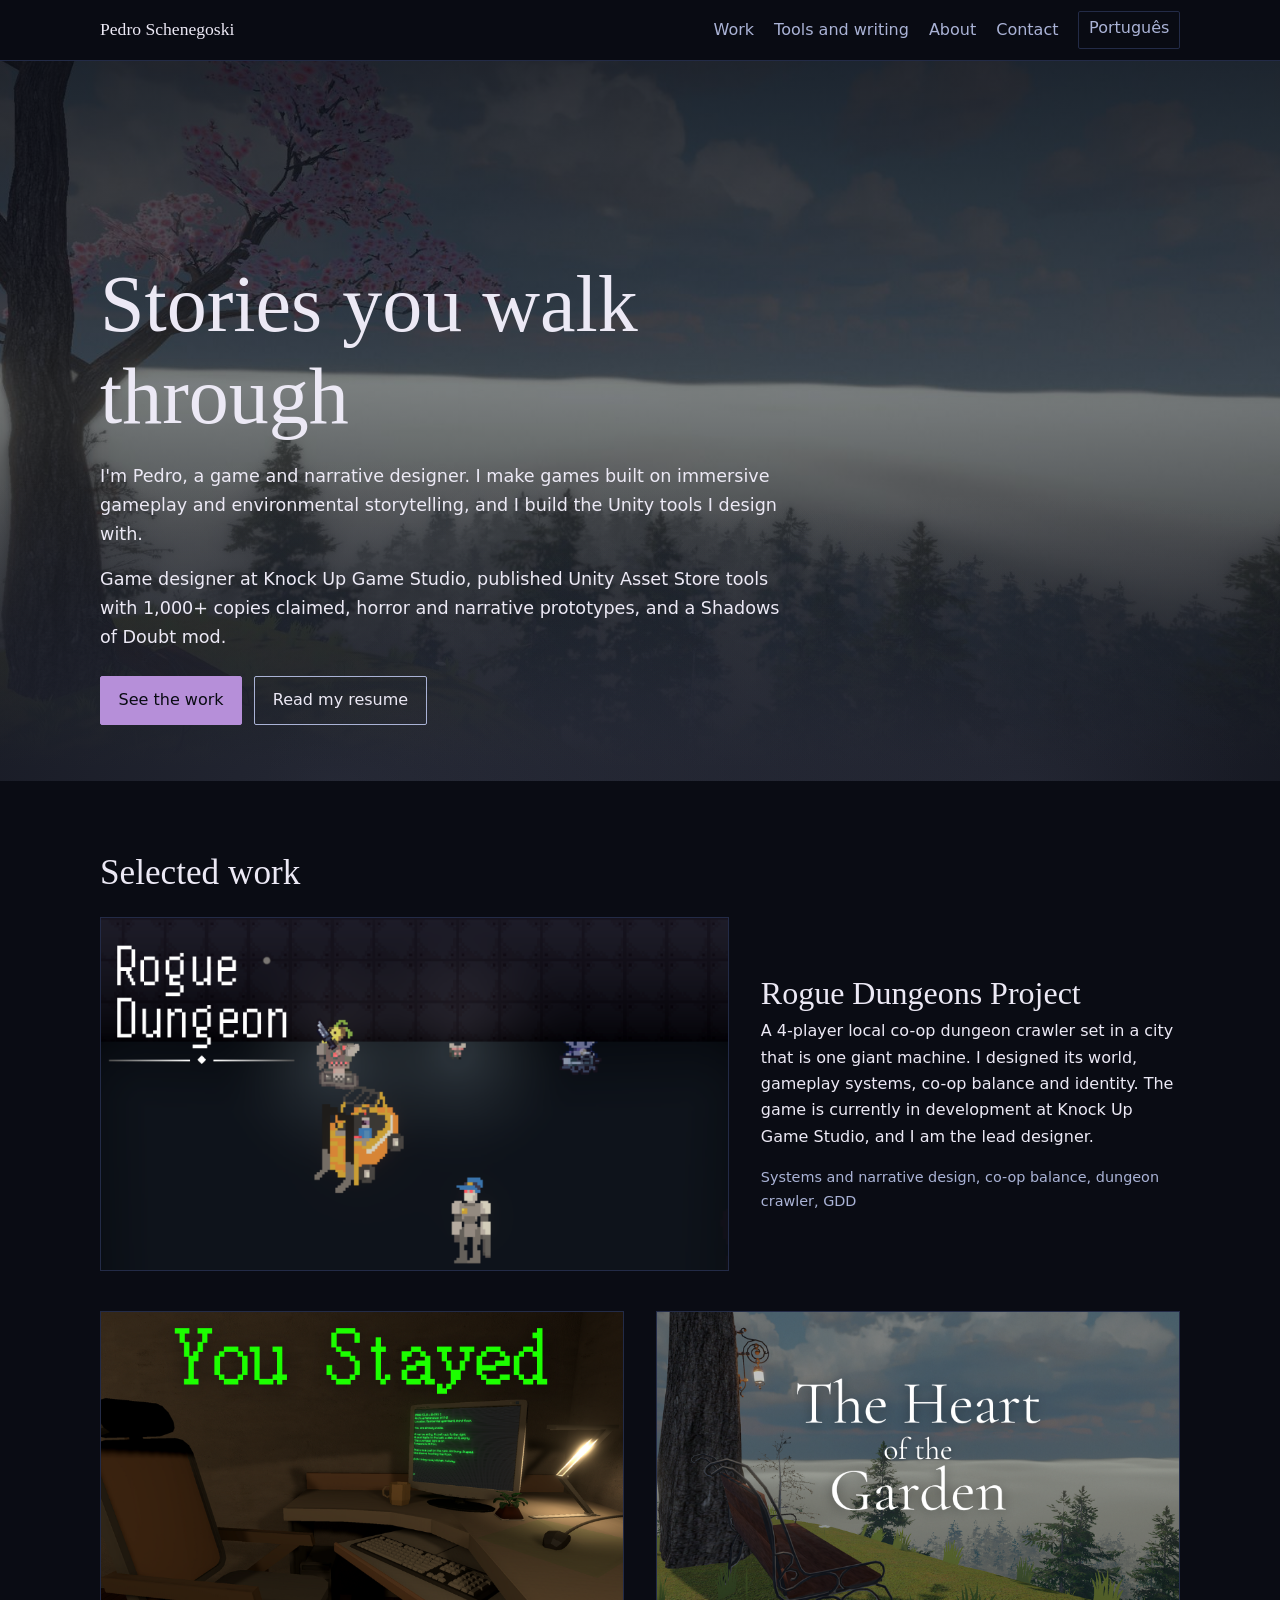
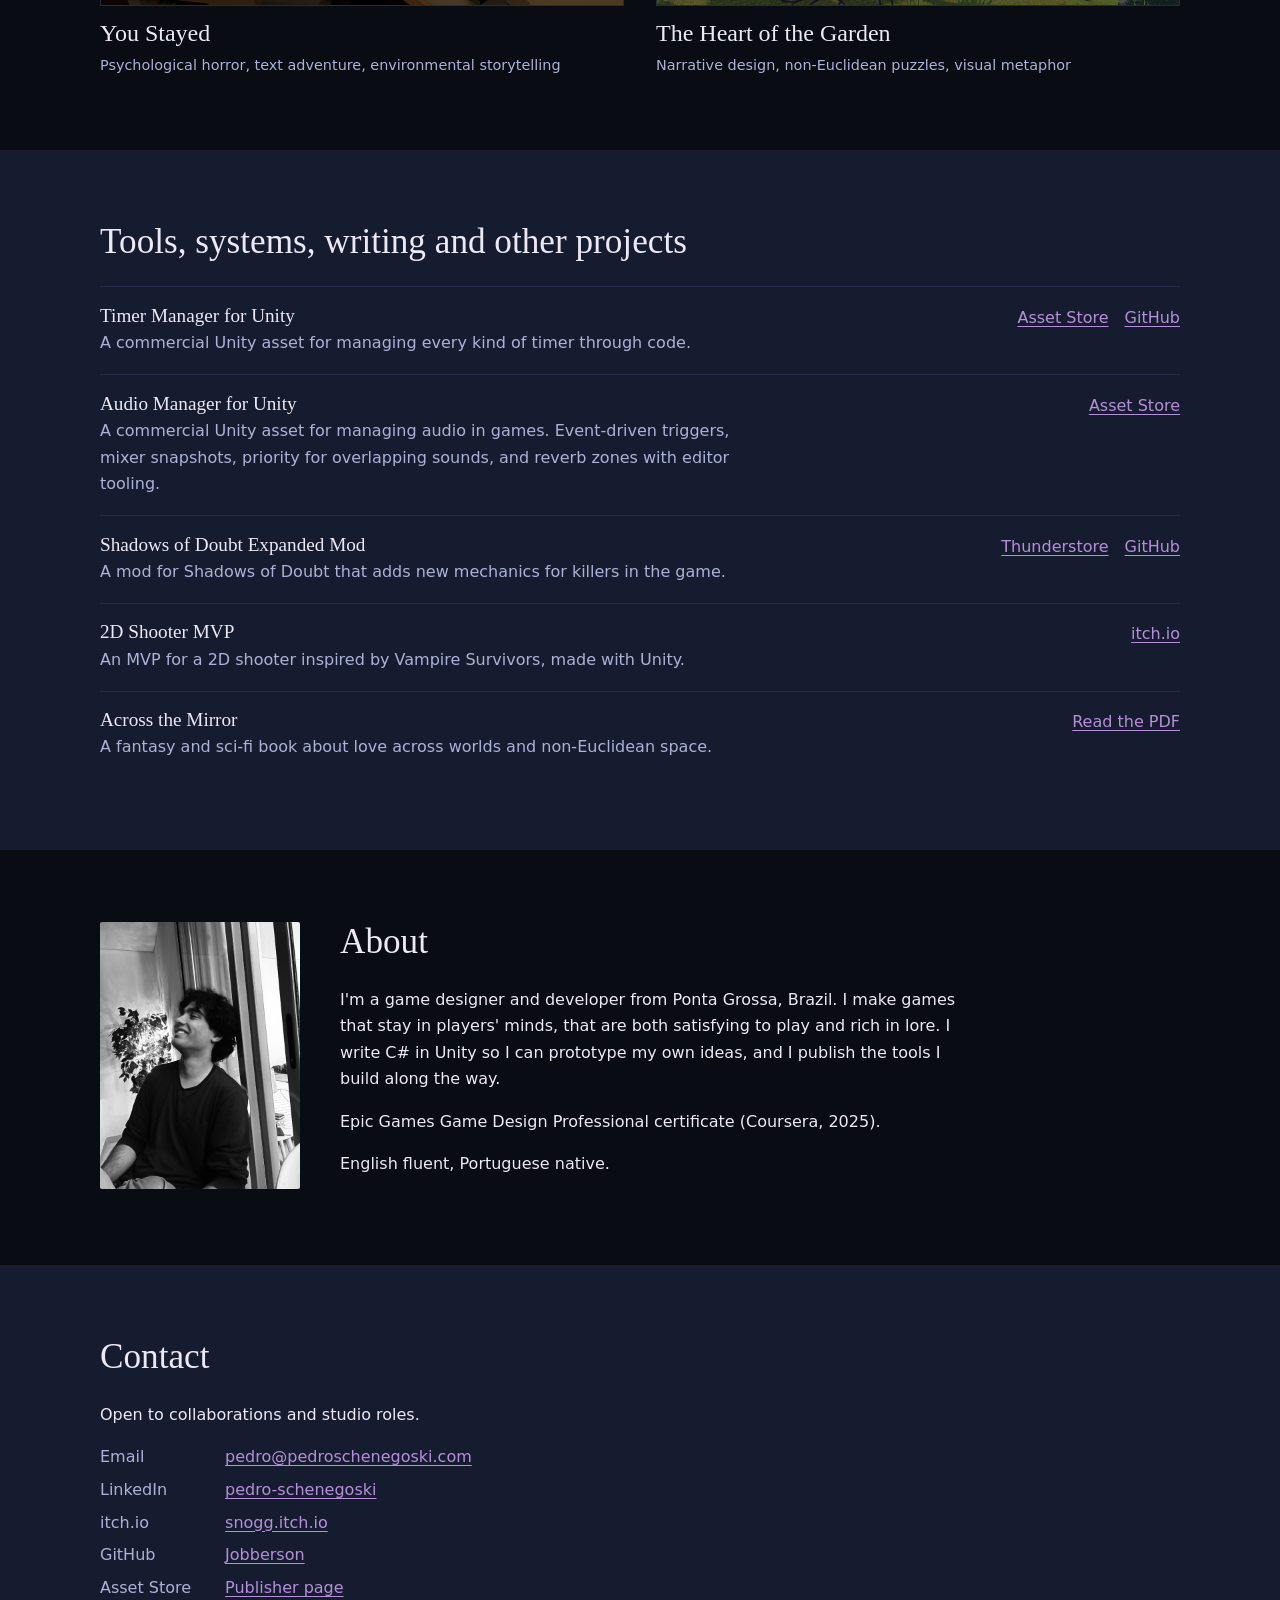
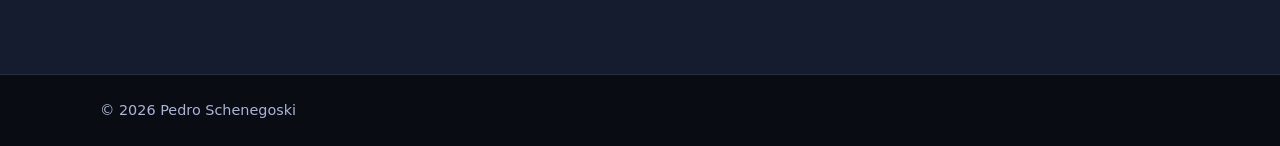
<file: index.html>
<!doctype html>
<html lang="en">
  <head>
    <meta charset="utf-8" />
    <meta name="viewport" content="width=device-width, initial-scale=1" />
    <meta
      http-equiv="Content-Security-Policy"
      content="default-src 'self'; img-src 'self' https: data:; style-src 'self'; object-src 'none'; base-uri 'self'"
    />
    <title>Pedro Schenegoski | Game and narrative designer</title>
    <meta
      name="description"
      content="Pedro Schenegoski designs games: environmental storytelling, atmospheric games, and the Unity tools to prototype them."
    />
    <meta name="theme-color" content="#0a0c14" />
    <link rel="canonical" href="https://pedroschenegoski.com/" />
    <link rel="icon" href="img/favicon.png" />
    <meta
      property="og:title"
      content="Pedro Schenegoski | Game and narrative designer"
    />
    <meta
      property="og:description"
      content="Atmospheric games, design documents, and Unity tools."
    />
    <meta property="og:type" content="website" />
    <meta property="og:url" content="https://pedroschenegoski.com/" />
    <meta
      property="og:image"
      content="https://pedroschenegoski.com/img/og.jpg"
    />
    <meta name="twitter:card" content="summary_large_image" />
    <meta property="og:locale" content="en_US" />
    <link rel="alternate" hreflang="en" href="https://pedroschenegoski.com/" />
    <link
      rel="alternate"
      hreflang="pt-BR"
      href="https://pedroschenegoski.com/pt/"
    />
    <link
      rel="alternate"
      hreflang="x-default"
      href="https://pedroschenegoski.com/"
    />
    <link rel="stylesheet" href="css/styles.css" />
    <script type="application/ld+json">
      {
        "@context": "https://schema.org",
        "@type": "Person",
        "name": "Pedro Schenegoski",
        "jobTitle": "Game and narrative designer",
        "url": "https://pedroschenegoski.com/",
        "sameAs": [
          "https://github.com/Jobberson",
          "https://snogg.itch.io/",
          "https://www.linkedin.com/in/pedro-schenegoski-ab0a92258/"
        ]
      }
    </script>
  </head>
  <body>
    <a class="skip" href="#main">Skip to content</a>
    <header class="top">
      <div class="wrap">
        <a class="brand" href="#top">Pedro Schenegoski</a>
        <nav aria-label="Primary">
          <a href="#work">Work</a><a href="#tools">Tools and writing</a>
          <a href="#about">About</a><a href="#contact">Contact</a>
          <a class="lang" href="pt/index.html" hreflang="pt-BR" lang="pt-BR"
            >Português</a
          >
        </nav>
      </div>
    </header>

    <main id="main">
      <div class="hero" id="top">
        <div class="wrap">
          <h1>Stories you walk through</h1>
          <p>
            I'm Pedro, a game and narrative designer. I make games built on
            immersive gameplay and environmental storytelling, and I build the
            Unity tools I design with.
          </p>
          <p class="proof">
            Game designer at Knock Up Game Studio, published Unity Asset Store
            tools with 1,000+ copies claimed, horror and narrative prototypes, and a Shadows of Doubt mod.
          </p>
          <div class="cta">
            <a class="btn main" href="#work">See the work</a
            ><a class="btn" href="pdfs/resume.pdf">Read my resume</a>
          </div>
        </div>
      </div>

      <section id="work">
        <div class="wrap">
          <h2>Selected work</h2>
          <div class="work">
            <a class="case lead" href="rogue-dungeons.html">
              <div class="shot">
                <img
                  src="img/rogue-card.png"
                  width="1660"
                  height="934"
                  alt="Pixel-art combat scene in the dark: an orange robot chassis shoots at enemies while two plant-headed robots and a blue-capped robot stand around it"
                  loading="lazy"
                />
              </div>
              <div>
                <h3>Rogue Dungeons Project</h3>
                <p>
                  A 4-player local co-op dungeon crawler set in a city that is
                  one giant machine. I designed its world, gameplay systems,
                  co-op balance and identity. The game is currently in
                  development at Knock Up Game Studio, and I am the lead
                  designer.
                </p>
                <p class="tags">
                  Systems and narrative design, co-op balance, dungeon crawler,
                  GDD
                </p>
              </div>
            </a>
            <a class="case" href="you-stayed.html">
              <div class="shot">
                <img
                  src="img/youStayed-card.png"
                  width="960"
                  height="445"
                  alt="A desk with a lit lamp and a computer showing green terminal text, under the title You Stayed"
                  loading="lazy"
                />
              </div>
              <h3>You Stayed</h3>
              <p class="tags">
                Psychological horror, text adventure, environmental storytelling
              </p>
            </a>
            <a class="case" href="heart-of-the-garden.html">
              <div class="shot">
                <img
                  src="img/tHotG-card.png"
                  width="960"
                  height="445"
                  alt="A tree trunk with a lamp and a bench on a grassy hill above a bank of fog, under the title The Heart of the Garden"
                  loading="lazy"
                />
              </div>
              <h3>The Heart of the Garden</h3>
              <p class="tags">
                Narrative design, non-Euclidean puzzles, visual metaphor
              </p>
            </a>
          </div>
        </div>
      </section>

      <section class="fog" id="tools">
        <div class="wrap">
          <h2>Tools, systems, writing and other projects</h2>
          <ul class="rows">
            <li>
              <div>
                <h3>Timer Manager for Unity</h3>
                <p>
                  A commercial Unity asset for managing every kind of timer
                  through code.
                </p>
              </div>
              <div class="links">
                <a
                  href="https://assetstore.unity.com/packages/tools/utilities/snog-s-timer-manager-344238"
                  target="_blank"
                  rel="noopener noreferrer"
                  >Asset Store</a
                ><a
                  href="https://github.com/Jobberson/Timer-Manager"
                  target="_blank"
                  rel="noopener noreferrer"
                  >GitHub</a
                >
              </div>
            </li>
            <li>
              <div>
                <h3>Audio Manager for Unity</h3>
                <p>
                  A commercial Unity asset for managing audio in games.
                  Event-driven triggers, mixer snapshots, priority for
                  overlapping sounds, and reverb zones with editor tooling.
                </p>
              </div>
              <div class="links">
                <a
                  href="https://assetstore.unity.com/packages/package/343636"
                  target="_blank"
                  rel="noopener noreferrer"
                  >Asset Store</a
                >
              </div>
            </li>
            <li>
              <div>
                <h3>Shadows of Doubt Expanded Mod</h3>
                <p>
                  A mod for Shadows of Doubt that adds new mechanics for killers
                  in the game.
                </p>
              </div>
              <div class="links">
                <a
                  href="https://thunderstore.io/c/shadows-of-doubt/p/SnogGames/ShadowsOfDoubtExpanded/"
                  target="_blank"
                  rel="noopener noreferrer"
                  >Thunderstore</a
                >
                <a
                  href="https://github.com/Jobberson/Shadows-Of-Doubt-Expanded"
                  target="_blank"
                  rel="noopener noreferrer"
                  >GitHub</a
                >
              </div>
            </li>
            <li>
              <div>
                <h3>2D Shooter MVP</h3>
                <p>
                  An MVP for a 2D shooter inspired by Vampire Survivors, made
                  with Unity.
                </p>
              </div>
              <div class="links">
                <a
                  href="https://snogg.itch.io/2d-shooter-mvp"
                  target="_blank"
                  rel="noopener noreferrer"
                  >itch.io</a
                >
              </div>
            </li>
            <li>
              <div>
                <h3>Across the Mirror</h3>
                <p>
                  A fantasy and sci-fi book about love across worlds and
                  non-Euclidean space.
                </p>
              </div>
              <div class="links">
                <a
                  href="pdfs/acrossthemirror.pdf"
                  target="_blank"
                  rel="noopener noreferrer"
                  >Read the PDF</a
                >
              </div>
            </li>
          </ul>
        </div>
      </section>

      <section id="about">
        <div class="wrap about">
          <img
            src="img/portrait.jpg"
            width="200"
            height="267"
            alt="Pedro Schenegoski"
            loading="lazy"
          />
          <div>
            <h2>About</h2>
            <p>
              I'm a game designer and developer from Ponta Grossa, Brazil. I
              make games that stay in players' minds, that are both satisfying
              to play and rich in lore. I write C# in Unity so I can prototype
              my own ideas, and I publish the tools I build along the way.
            </p>
            <p>
              Epic Games Game Design Professional certificate (Coursera, 2025).
            </p>
            <p>English fluent, Portuguese native.</p>
          </div>
        </div>
      </section>

      <section class="fog" id="contact">
        <div class="wrap">
          <h2>Contact</h2>
          <p>Open to collaborations and studio roles.</p>
          <ul class="contact">
            <li>
              <span>Email</span>
              <a href="mailto:pedro@pedroschenegoski.com"
                >pedro@pedroschenegoski.com</a
              >
            </li>
            <li>
              <span>LinkedIn</span>
              <a
                href="https://www.linkedin.com/in/pedro-schenegoski-ab0a92258/"
                target="_blank"
                rel="noopener noreferrer me"
                >pedro-schenegoski</a
              >
            </li>
            <li>
              <span>itch.io</span>
              <a
                href="https://snogg.itch.io/"
                target="_blank"
                rel="noopener noreferrer me"
                >snogg.itch.io</a
              >
            </li>
            <li>
              <span>GitHub</span>
              <a
                href="https://github.com/Jobberson"
                target="_blank"
                rel="noopener noreferrer me"
                >Jobberson</a
              >
            </li>
            <li>
              <span>Asset Store</span>
              <a
                href="https://assetstore.unity.com/publishers/116963"
                target="_blank"
                rel="noopener noreferrer me"
                >Publisher page</a
              >
            </li>
          </ul>
        </div>
      </section>
    </main>

    <footer><div class="wrap">© 2026 Pedro Schenegoski</div></footer>
  </body>
</html>
</file>
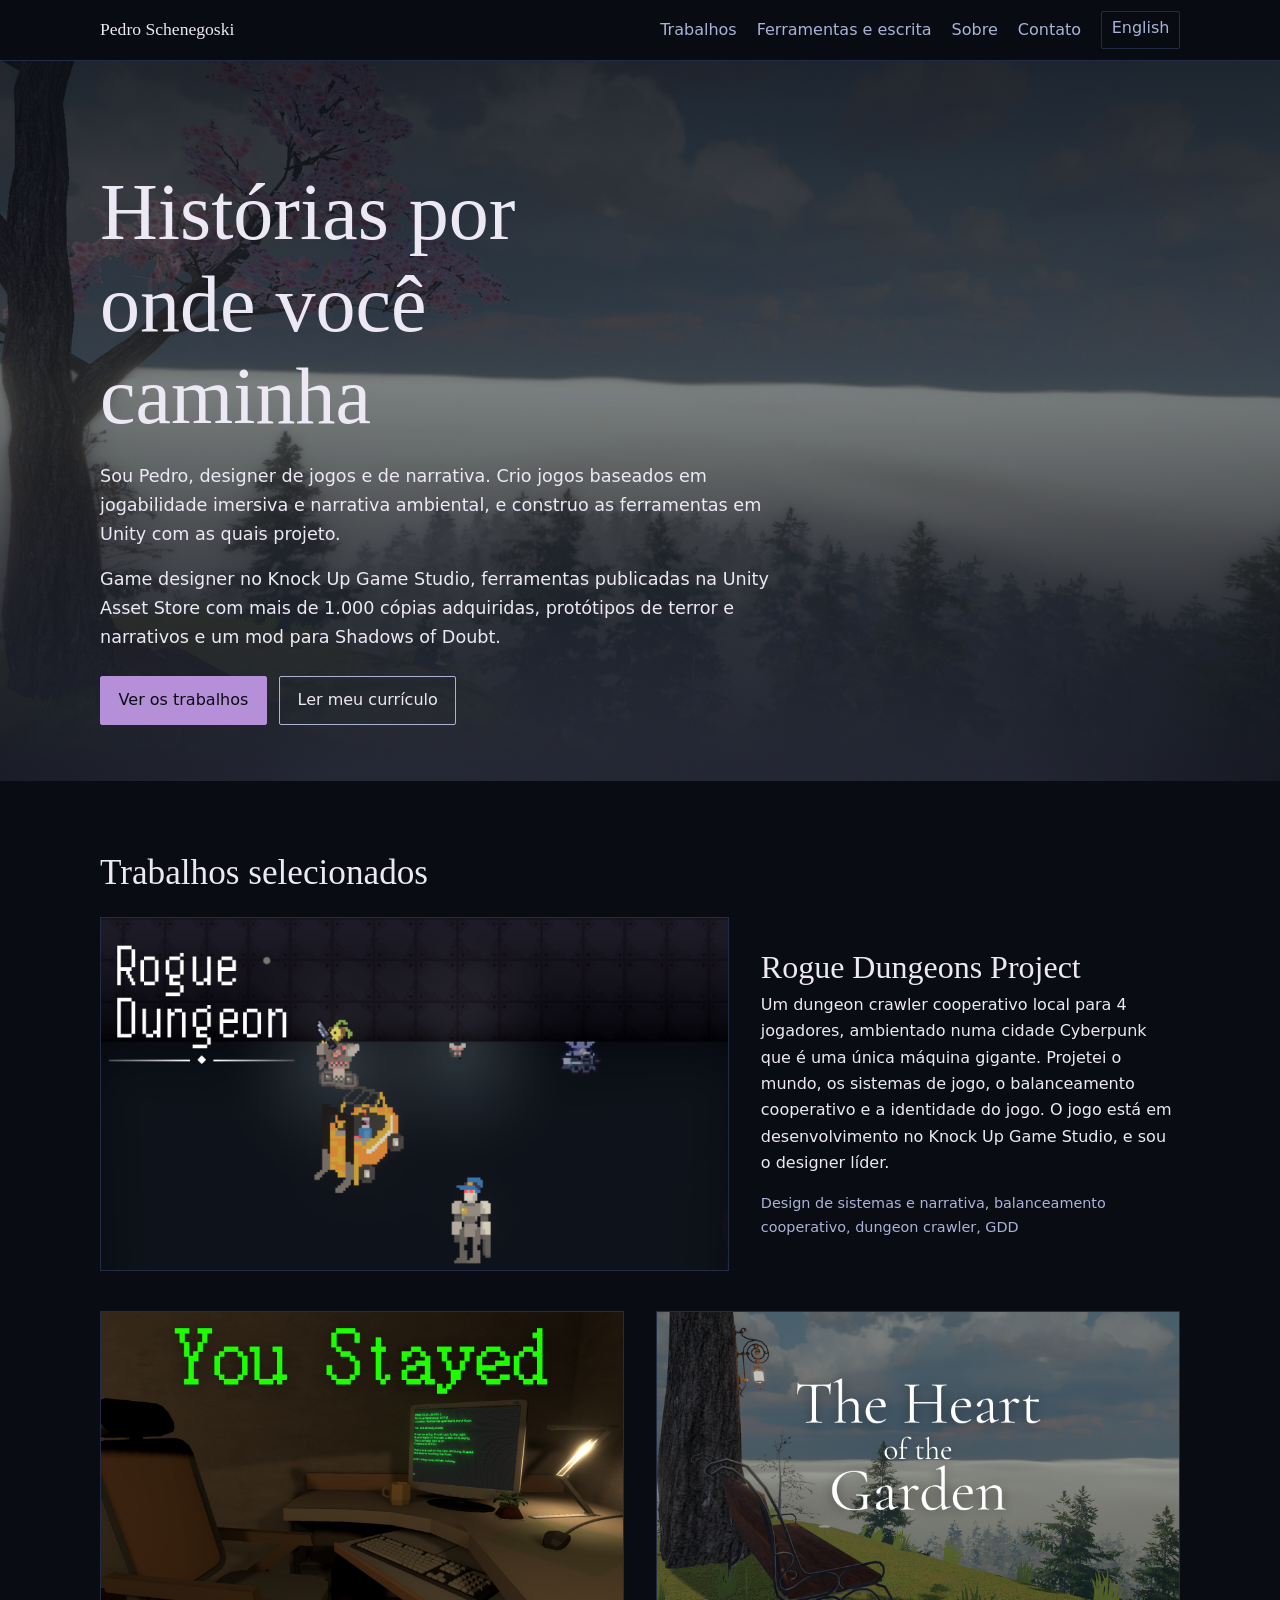
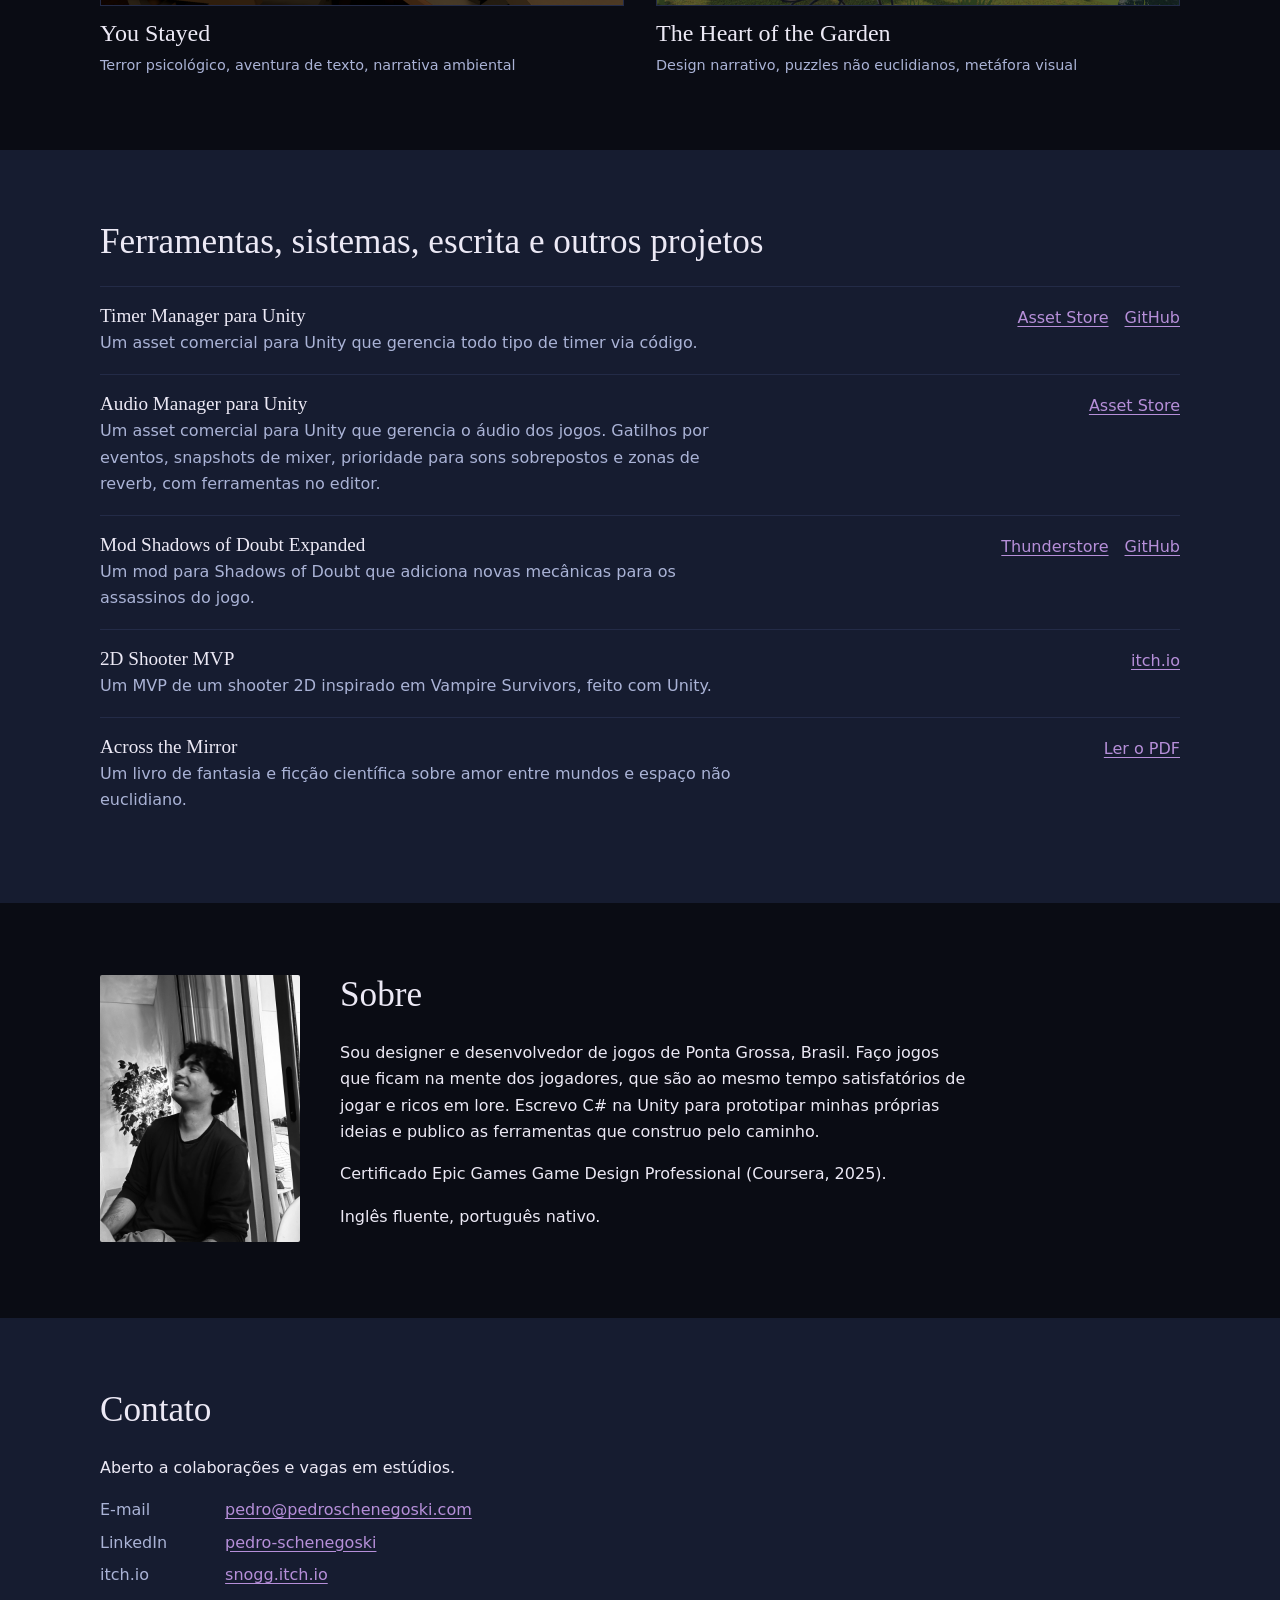
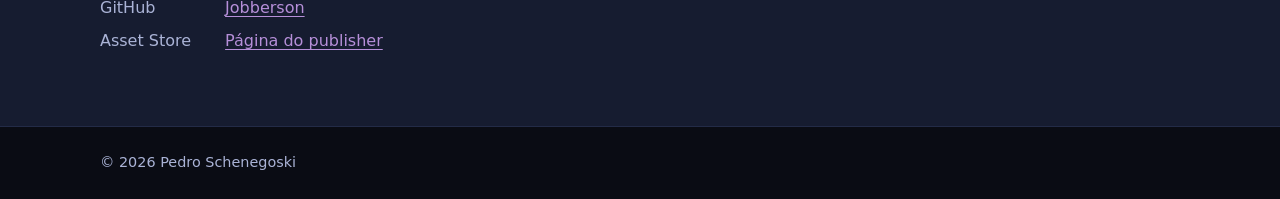
<file: pt/index.html>
<!doctype html>
<html lang="pt-BR">
  <head>
    <meta charset="utf-8" />
    <meta name="viewport" content="width=device-width, initial-scale=1" />
    <meta
      http-equiv="Content-Security-Policy"
      content="default-src 'self'; img-src 'self' https: data:; style-src 'self'; object-src 'none'; base-uri 'self'"
    />
    <title>Pedro Schenegoski | Designer narrativo e de jogos</title>
    <meta
      name="description"
      content="Pedro Schenegoski cria jogos: narrativa ambiental, jogos atmosféricos e as ferramentas Unity para prototipá-los."
    />
    <meta name="theme-color" content="#0a0c14" />
    <link
      rel="canonical"
      href="https://pedroschenegoski.com/pt/"
    />
    <link rel="icon" href="../img/favicon.png" />
    <meta
      property="og:title"
      content="Pedro Schenegoski | Designer narrativo e de jogos"
    />
    <meta
      property="og:description"
      content="Jogos atmosféricos, documentos de design e ferramentas para Unity."
    />
    <meta property="og:type" content="website" />
    <meta
      property="og:url"
      content="https://pedroschenegoski.com/pt/"
    />
    <meta
      property="og:image"
      content="https://pedroschenegoski.com/img/og.jpg"
    />
    <meta name="twitter:card" content="summary_large_image" />
    <meta property="og:locale" content="pt_BR" />
    <link
      rel="alternate"
      hreflang="en"
      href="https://pedroschenegoski.com/"
    />
    <link
      rel="alternate"
      hreflang="pt-BR"
      href="https://pedroschenegoski.com/pt/"
    />
    <link
      rel="alternate"
      hreflang="x-default"
      href="https://pedroschenegoski.com/"
    />
    <link rel="stylesheet" href="../css/styles.css" />
    <script type="application/ld+json">
      {
        "@context": "https://schema.org",
        "@type": "Person",
        "name": "Pedro Schenegoski",
        "jobTitle": "Designer narrativo e de jogos",
        "url": "https://pedroschenegoski.com/",
        "sameAs": [
          "https://github.com/Jobberson",
          "https://snogg.itch.io/",
          "https://www.linkedin.com/in/pedro-schenegoski-ab0a92258/"
        ]
      }
    </script>
  </head>
  <body>
    <a class="skip" href="#main">Ir para o conteúdo</a>
    <header class="top">
      <div class="wrap">
        <a class="brand" href="#top">Pedro Schenegoski</a>
        <nav aria-label="Principal">
          <a href="#work">Trabalhos</a><a href="#tools">Ferramentas e escrita</a
          ><a href="#about">Sobre</a><a href="#contact">Contato</a
          ><a class="lang" href="../index.html" hreflang="en" lang="en"
            >English</a
          >
        </nav>
      </div>
    </header>

    <main id="main">
      <div class="hero" id="top">
        <div class="wrap">
          <h1>Histórias por onde você caminha</h1>
          <p>
            Sou Pedro, designer de jogos e de narrativa. Crio jogos baseados em
            jogabilidade imersiva e narrativa ambiental, e construo as
            ferramentas em Unity com as quais projeto.
          </p>
          <p class="proof">
            Game designer no Knock Up Game Studio, ferramentas publicadas na
            Unity Asset Store com mais de 1.000 cópias adquiridas, protótipos de terror e narrativos e um mod para
            Shadows of Doubt.
          </p>
          <div class="cta">
            <a class="btn main" href="#work">Ver os trabalhos</a
            ><a class="btn" href="../pdfs/curriculo.pdf">Ler meu currículo</a>
          </div>
        </div>
      </div>

      <section id="work">
        <div class="wrap">
          <h2>Trabalhos selecionados</h2>
          <div class="work">
            <a class="case lead" href="rogue-dungeons.html">
              <div class="shot">
                <img
                  src="../img/rogue-card.png"
                  width="1660"
                  height="934"
                  alt="Cena de combate em pixel art no escuro: um chassi de robô laranja atira em inimigos, enquanto dois robôs com plantas na cabeça e um robô de boné azul ficam ao redor"
                  loading="lazy"
                />
              </div>
              <div>
                <h3>Rogue Dungeons Project</h3>
                <p>
                  Um dungeon crawler cooperativo local para 4 jogadores,
                  ambientado numa cidade Cyberpunk que é uma única máquina gigante.
                  Projetei o mundo, os sistemas de jogo, o balanceamento
                  cooperativo e a identidade do jogo. O jogo está em
                  desenvolvimento no Knock Up Game Studio, e sou o designer
                  líder.
                </p>
                <p class="tags">
                  Design de sistemas e narrativa, balanceamento cooperativo,
                  dungeon crawler, GDD
                </p>
              </div>
            </a>
            <a class="case" href="you-stayed.html">
              <div class="shot">
                <img
                  src="../img/youStayed-card.png"
                  width="960"
                  height="445"
                  alt="Uma mesa com um abajur aceso e um computador mostrando texto de terminal em verde, sob o título You Stayed"
                  loading="lazy"
                />
              </div>
              <h3>You Stayed</h3>
              <p class="tags">
                Terror psicológico, aventura de texto, narrativa ambiental
              </p>
            </a>
            <a class="case" href="heart-of-the-garden.html">
              <div class="shot">
                <img
                  src="../img/tHotG-card.png"
                  width="960"
                  height="445"
                  alt="O tronco de uma árvore com um lampião e um banco numa colina gramada acima de um mar de neblina, sob o título The Heart of the Garden"
                  loading="lazy"
                />
              </div>
              <h3>The Heart of the Garden</h3>
              <p class="tags">
                Design narrativo, puzzles não euclidianos, metáfora
                visual
              </p>
            </a>
          </div>
        </div>
      </section>

      <section class="fog" id="tools">
        <div class="wrap">
          <h2>Ferramentas, sistemas, escrita e outros projetos</h2>
          <ul class="rows">
            <li>
              <div>
                <h3>Timer Manager para Unity</h3>
                <p>
                  Um asset comercial para Unity que gerencia todo tipo de
                  timer via código.
                </p>
              </div>
              <div class="links">
                <a
                  href="https://assetstore.unity.com/packages/tools/utilities/snog-s-timer-manager-344238"
                  target="_blank"
                  rel="noopener noreferrer"
                  >Asset Store</a
                ><a
                  href="https://github.com/Jobberson/Timer-Manager"
                  target="_blank"
                  rel="noopener noreferrer"
                  >GitHub</a
                >
              </div>
            </li>
            <li>
              <div>
                <h3>Audio Manager para Unity</h3>
                <p>
                  Um asset comercial para Unity que gerencia o áudio dos jogos.
                  Gatilhos por eventos, snapshots de mixer, prioridade para sons
                  sobrepostos e zonas de reverb, com ferramentas no editor.
                </p>
              </div>
              <div class="links">
                <a
                  href="https://assetstore.unity.com/packages/package/343636"
                  target="_blank"
                  rel="noopener noreferrer"
                  >Asset Store</a
                >
              </div>
            </li>
            <li>
              <div>
                <h3>Mod Shadows of Doubt Expanded</h3>
                <p>
                  Um mod para Shadows of Doubt que adiciona novas mecânicas para
                  os assassinos do jogo.
                </p>
              </div>
              <div class="links">
                <a
                  href="https://thunderstore.io/c/shadows-of-doubt/p/SnogGames/ShadowsOfDoubtExpanded/"
                  target="_blank"
                  rel="noopener noreferrer"
                  >Thunderstore</a
                >
                <a
                  href="https://github.com/Jobberson/Shadows-Of-Doubt-Expanded"
                  target="_blank"
                  rel="noopener noreferrer"
                  >GitHub</a
                >
              </div>
            </li>
            <li>
              <div>
                <h3>2D Shooter MVP</h3>
                <p>
                  Um MVP de um shooter 2D inspirado em Vampire Survivors, feito
                  com Unity.
                </p>
              </div>
              <div class="links">
                <a
                  href="https://snogg.itch.io/2d-shooter-mvp"
                  target="_blank"
                  rel="noopener noreferrer"
                  >itch.io</a
                >
              </div>
            </li>
            <li>
              <div>
                <h3>Across the Mirror</h3>
                <p>
                  Um livro de fantasia e ficção científica sobre amor entre
                  mundos e espaço não euclidiano.
                </p>
              </div>
              <div class="links">
                <a
                  href="../pdfs/acrossthemirror.pdf"
                  target="_blank"
                  rel="noopener noreferrer"
                  >Ler o PDF</a
                >
              </div>
            </li>
          </ul>
        </div>
      </section>

      <section id="about">
        <div class="wrap about">
          <img
            src="../img/portrait.jpg"
            width="200"
            height="267"
            alt="Pedro Schenegoski"
            loading="lazy"
          />
          <div>
            <h2>Sobre</h2>
            <p>
              Sou designer e desenvolvedor de jogos de Ponta Grossa, Brasil.
              Faço jogos que ficam na mente dos jogadores, que são ao mesmo
              tempo satisfatórios de jogar e ricos em lore. Escrevo C# na Unity
              para prototipar minhas próprias ideias e publico as ferramentas
              que construo pelo caminho.
            </p>
            <p>
              Certificado Epic Games Game Design Professional (Coursera, 2025).
            </p>
            <p>Inglês fluente, português nativo.</p>
          </div>
        </div>
      </section>

      <section class="fog" id="contact">
        <div class="wrap">
          <h2>Contato</h2>
          <p>Aberto a colaborações e vagas em estúdios.</p>
          <ul class="contact">
            <li>
              <span>E-mail</span>
              <a href="mailto:pedro@pedroschenegoski.com"
                >pedro@pedroschenegoski.com</a
              >
            </li>
            <li>
              <span>LinkedIn</span>
              <a
                href="https://www.linkedin.com/in/pedro-schenegoski-ab0a92258/"
                target="_blank"
                rel="noopener noreferrer me"
                >pedro-schenegoski</a
              >
            </li>
            <li>
              <span>itch.io</span>
              <a
                href="https://snogg.itch.io/"
                target="_blank"
                rel="noopener noreferrer me"
                >snogg.itch.io</a
              >
            </li>
            <li>
              <span>GitHub</span>
              <a
                href="https://github.com/Jobberson"
                target="_blank"
                rel="noopener noreferrer me"
                >Jobberson</a
              >
            </li>
            <li>
              <span>Asset Store</span>
              <a
                href="https://assetstore.unity.com/publishers/116963"
                target="_blank"
                rel="noopener noreferrer me"
                >Página do publisher</a
              >
            </li>
          </ul>
        </div>
      </section>
    </main>

    <footer><div class="wrap">© 2026 Pedro Schenegoski</div></footer>
  </body>
</html>
</file>
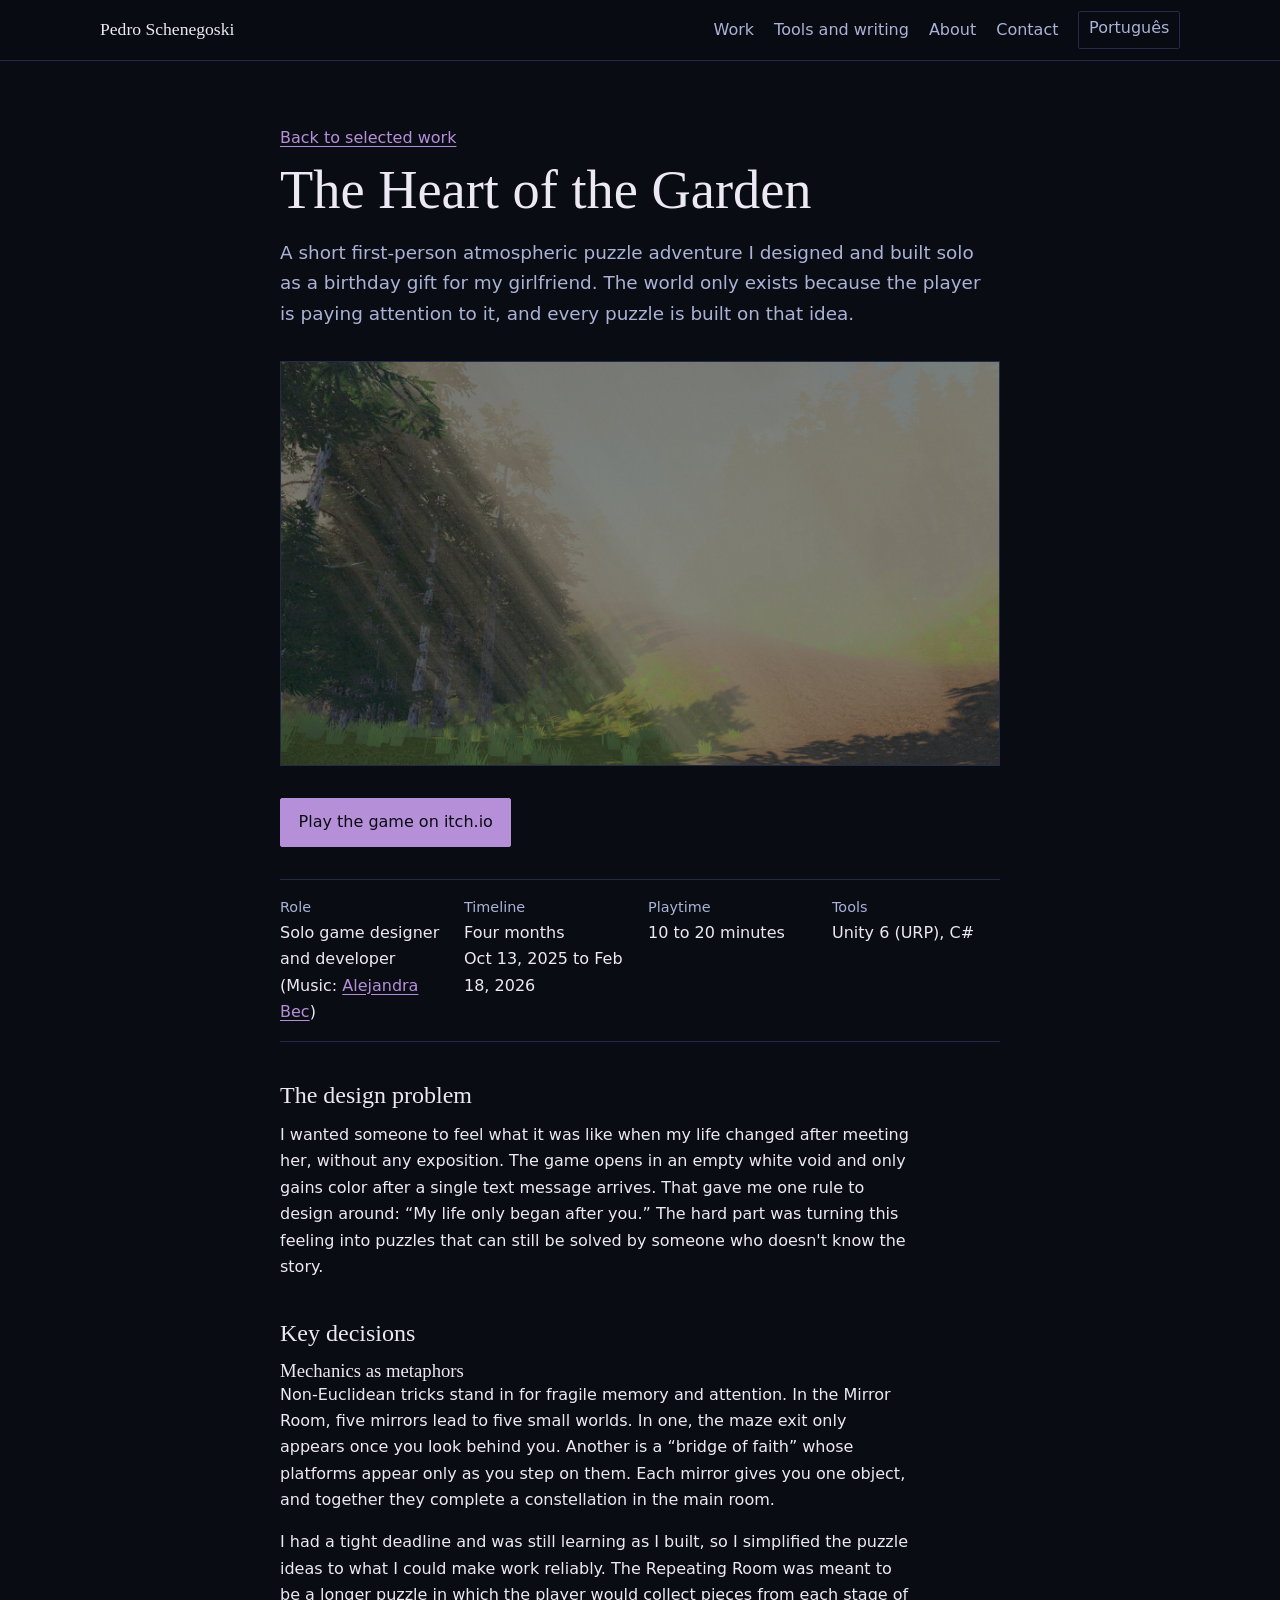
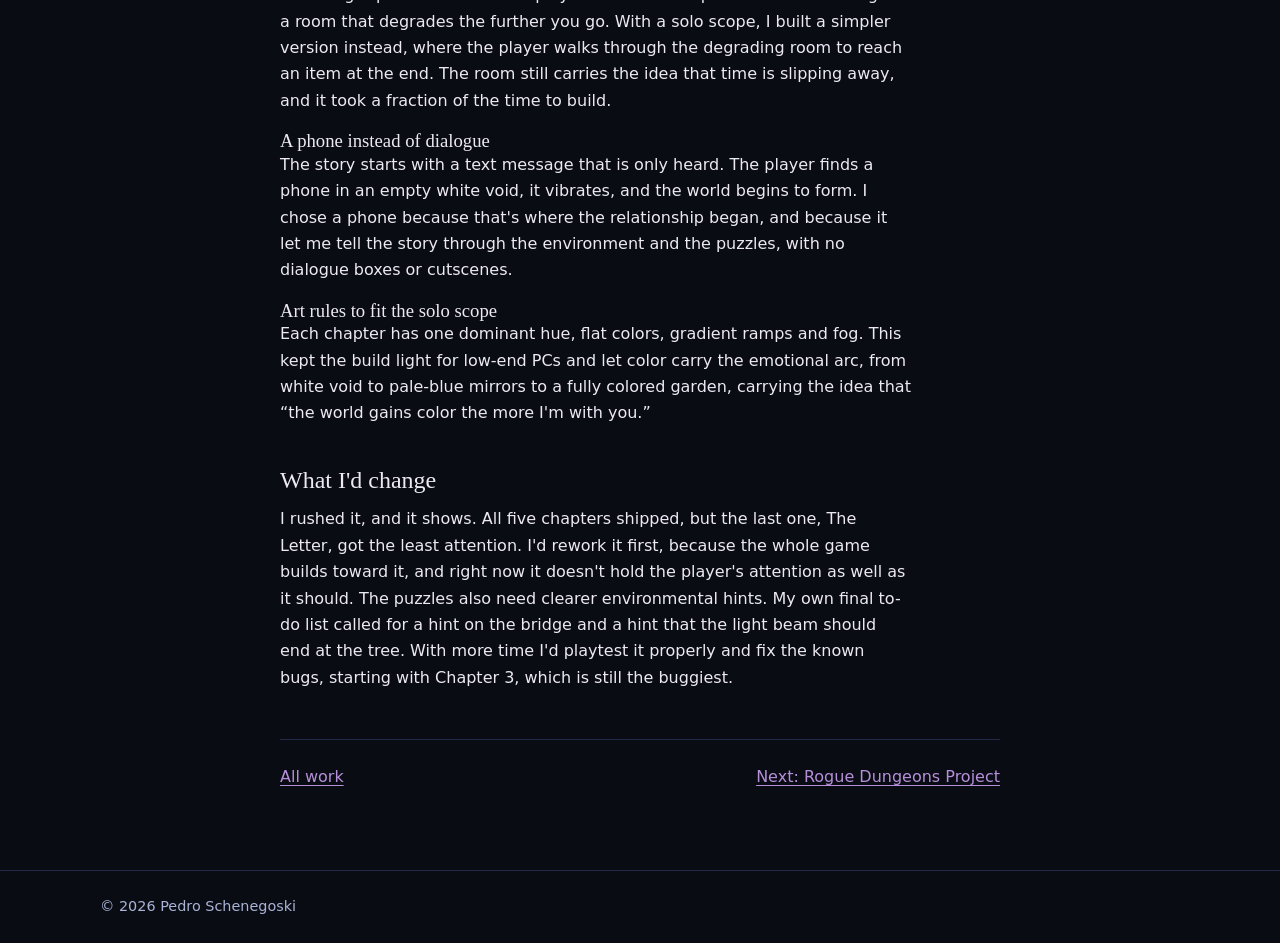
<file: heart-of-the-garden.html>
<!doctype html>
<html lang="en">
  <head>
    <meta charset="utf-8" />
    <meta name="viewport" content="width=device-width, initial-scale=1" />
    <meta
      http-equiv="Content-Security-Policy"
      content="default-src 'self'; img-src 'self' https: data:; style-src 'self'; object-src 'none'; base-uri 'self'"
    />
    <title>The Heart of the Garden | Pedro Schenegoski</title>
    <meta
      name="description"
      content='A short first-person puzzle adventure about love, built around non-Euclidean puzzles and one message: "My life only began after you."'
    />
    <meta name="theme-color" content="#0a0c14" />
    <link rel="icon" href="img/favicon.png" />
    <meta
      property="og:title"
      content="The Heart of the Garden | Pedro Schenegoski"
    />
    <meta
      property="og:description"
      content='A short first-person puzzle adventure about love, built around non-Euclidean puzzles and one message: "My life only began after you."'
    />
    <meta
      property="og:image"
      content="https://pedroschenegoski.com/img/og.jpg"
    />
    <meta property="og:locale" content="en_US" />
    <link
      rel="alternate"
      hreflang="en"
      href="https://pedroschenegoski.com/heart-of-the-garden.html"
    />
    <link
      rel="alternate"
      hreflang="pt-BR"
      href="https://pedroschenegoski.com/pt/heart-of-the-garden.html"
    />
    <link
      rel="alternate"
      hreflang="x-default"
      href="https://pedroschenegoski.com/heart-of-the-garden.html"
    />
    <link rel="stylesheet" href="css/styles.css" />
  </head>
  <body>
    <a class="skip" href="#main">Skip to content</a>
    <header class="top">
      <div class="wrap">
        <a class="brand" href="index.html">Pedro Schenegoski</a>
        <nav aria-label="Primary">
          <a href="index.html#work">Work</a
          ><a href="index.html#tools">Tools and writing</a
          ><a href="index.html#about">About</a
          ><a href="index.html#contact">Contact</a
          ><a
            class="lang"
            href="pt/heart-of-the-garden.html"
            hreflang="pt-BR"
            lang="pt-BR"
            >Português</a
          >
        </nav>
      </div>
    </header>
    <main id="main" class="case-page">
      <div class="wrap">
        <a href="index.html#work">Back to selected work</a>
        <h1>The Heart of the Garden</h1>
        <p class="lede">
            A short first-person atmospheric puzzle adventure I designed and built solo 
            as a birthday gift for my girlfriend. The world only exists because 
            the player is paying attention to it, and every puzzle is built on 
            that idea.
        </p>
        <div class="shot">
          <img
            src="img/tHotG-ss.png"
            width="960"
            height="445"
            alt="Rays of sunlight falling through fog between pine trees, over a dirt path and a grassy slope"
          />
        </div>
        <div class="cta">
          <a
            class="btn main"
            href="https://snogg.itch.io/the-heart-of-the-garden"
            target="_blank"
            rel="noopener noreferrer"
            >Play the game on itch.io</a
          >
        </div>
        <dl class="facts">
          <div>
            <dt>Role</dt>
            <dd>
              Solo game designer and developer<br />(Music:
              <a
                href="https://beacons.ai/alejandrabec"
                target="_blank"
                rel="noopener noreferrer"
                >Alejandra Bec</a
              >)
            </dd>
          </div>
          <div>
            <dt>Timeline</dt>
            <dd>Four months<br />Oct 13, 2025 to Feb 18, 2026</dd>
          </div>
          <div>
            <dt>Playtime</dt>
            <dd>10 to 20 minutes</dd>
          </div>
          <div>
            <dt>Tools</dt>
            <dd>Unity 6 (URP), C#</dd>
          </div>
        </dl>
        <h2>The design problem</h2>
        <p>
          I wanted someone to feel what it was like when my life changed after 
          meeting her, without any exposition. The game opens in an empty white 
          void and only gains color after a single text message arrives.
          That gave me one rule to design around: “My life only began after
          you.” The hard part was turning this feeling into puzzles that can
          still be solved by someone who doesn't know the story.
        </p>
        <h2>Key decisions</h2>
        <h3>Mechanics as metaphors</h3>
        <p>
          Non-Euclidean tricks stand in for fragile memory and attention. In the
          Mirror Room, five mirrors lead to five small worlds. In one, the maze
          exit only appears once you look behind you. Another is a “bridge of
          faith” whose platforms appear only as you step on them. Each mirror
          gives you one object, and together they complete a constellation in
          the main room.
        </p>
        <p>
          I had a tight deadline and was still learning as I built, so I
          simplified the puzzle ideas to what I could make work reliably. The
          Repeating Room was meant to be a longer puzzle in which the player
          would collect pieces from each stage of a room that degrades the
          further you go. With a solo scope, I built a simpler version instead,
          where the player walks through the degrading room to reach an item at
          the end. The room still carries the idea that time is slipping away,
          and it took a fraction of the time to build.
        </p>
        <h3>A phone instead of dialogue</h3>
        <p>
          The story starts with a text message that is only heard. The player finds a phone
          in an empty white void, it vibrates, and the world begins to form. I chose a
          phone because that's where the relationship began, and because it let me tell
          the story through the environment and the puzzles, with no dialogue
          boxes or cutscenes.
        </p>
        <h3>Art rules to fit the solo scope</h3>
        <p>
          Each chapter has one dominant hue, flat colors, gradient ramps and fog. 
          This kept the build light for low-end PCs and let color carry the emotional 
          arc, from white void to pale-blue mirrors to a fully colored garden,
          carrying the idea that “the world gains color the more I'm with
          you.”
        </p>
        <h2>What I'd change</h2>
        <p>
          I rushed it, and it shows. All five chapters shipped, but the last one, The
          Letter, got the least attention. I'd rework it first, because the whole game
          builds toward it, and right now it doesn't hold the player's
          attention as well as it should. The puzzles also need clearer
          environmental hints. My own final to-do list called for a hint on the
          bridge and a hint that the light beam should end at the tree. With
          more time I'd playtest it properly and fix the known bugs, starting
          with Chapter 3, which is still the buggiest.
        </p>
        <div class="next">
          <a href="index.html#work">All work</a
          ><a href="rogue-dungeons.html">Next: Rogue Dungeons Project</a>
        </div>
      </div>
    </main>
    <footer><div class="wrap">© 2026 Pedro Schenegoski</div></footer>
  </body>
</html>
</file>
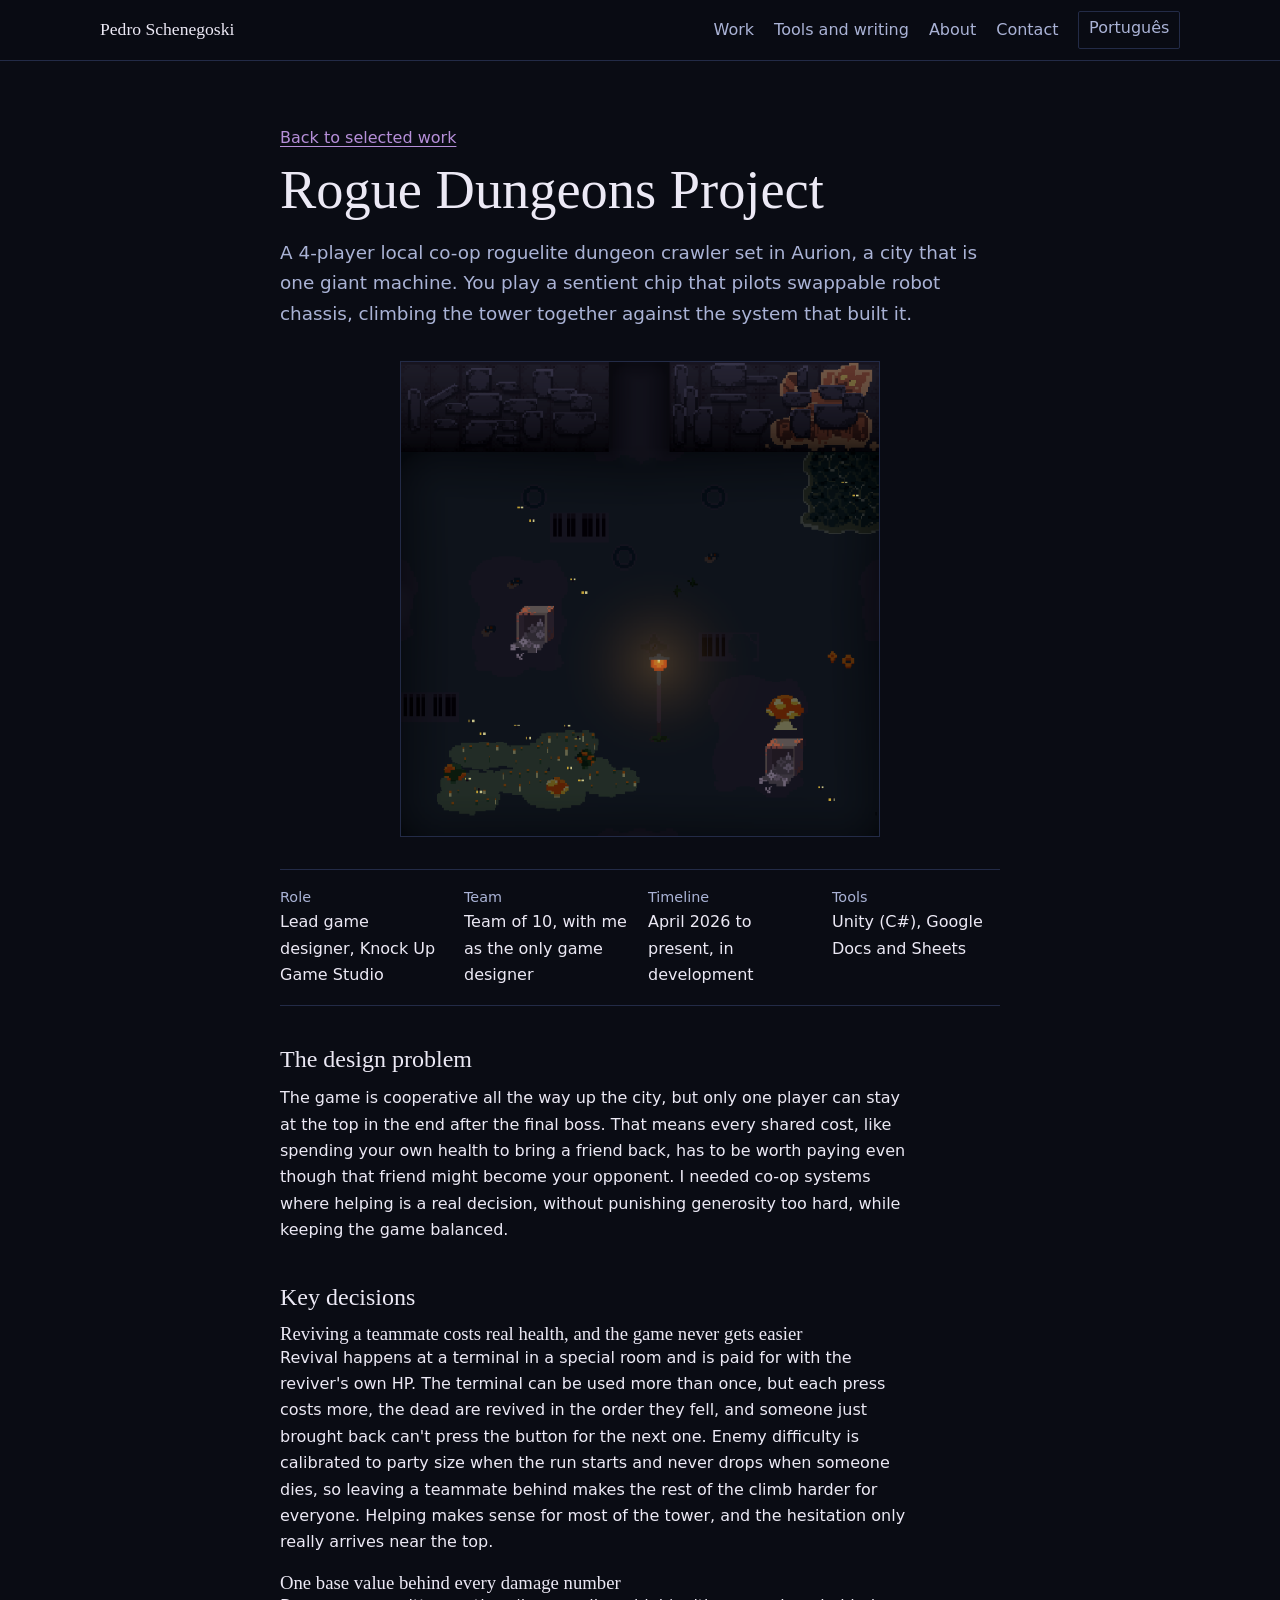
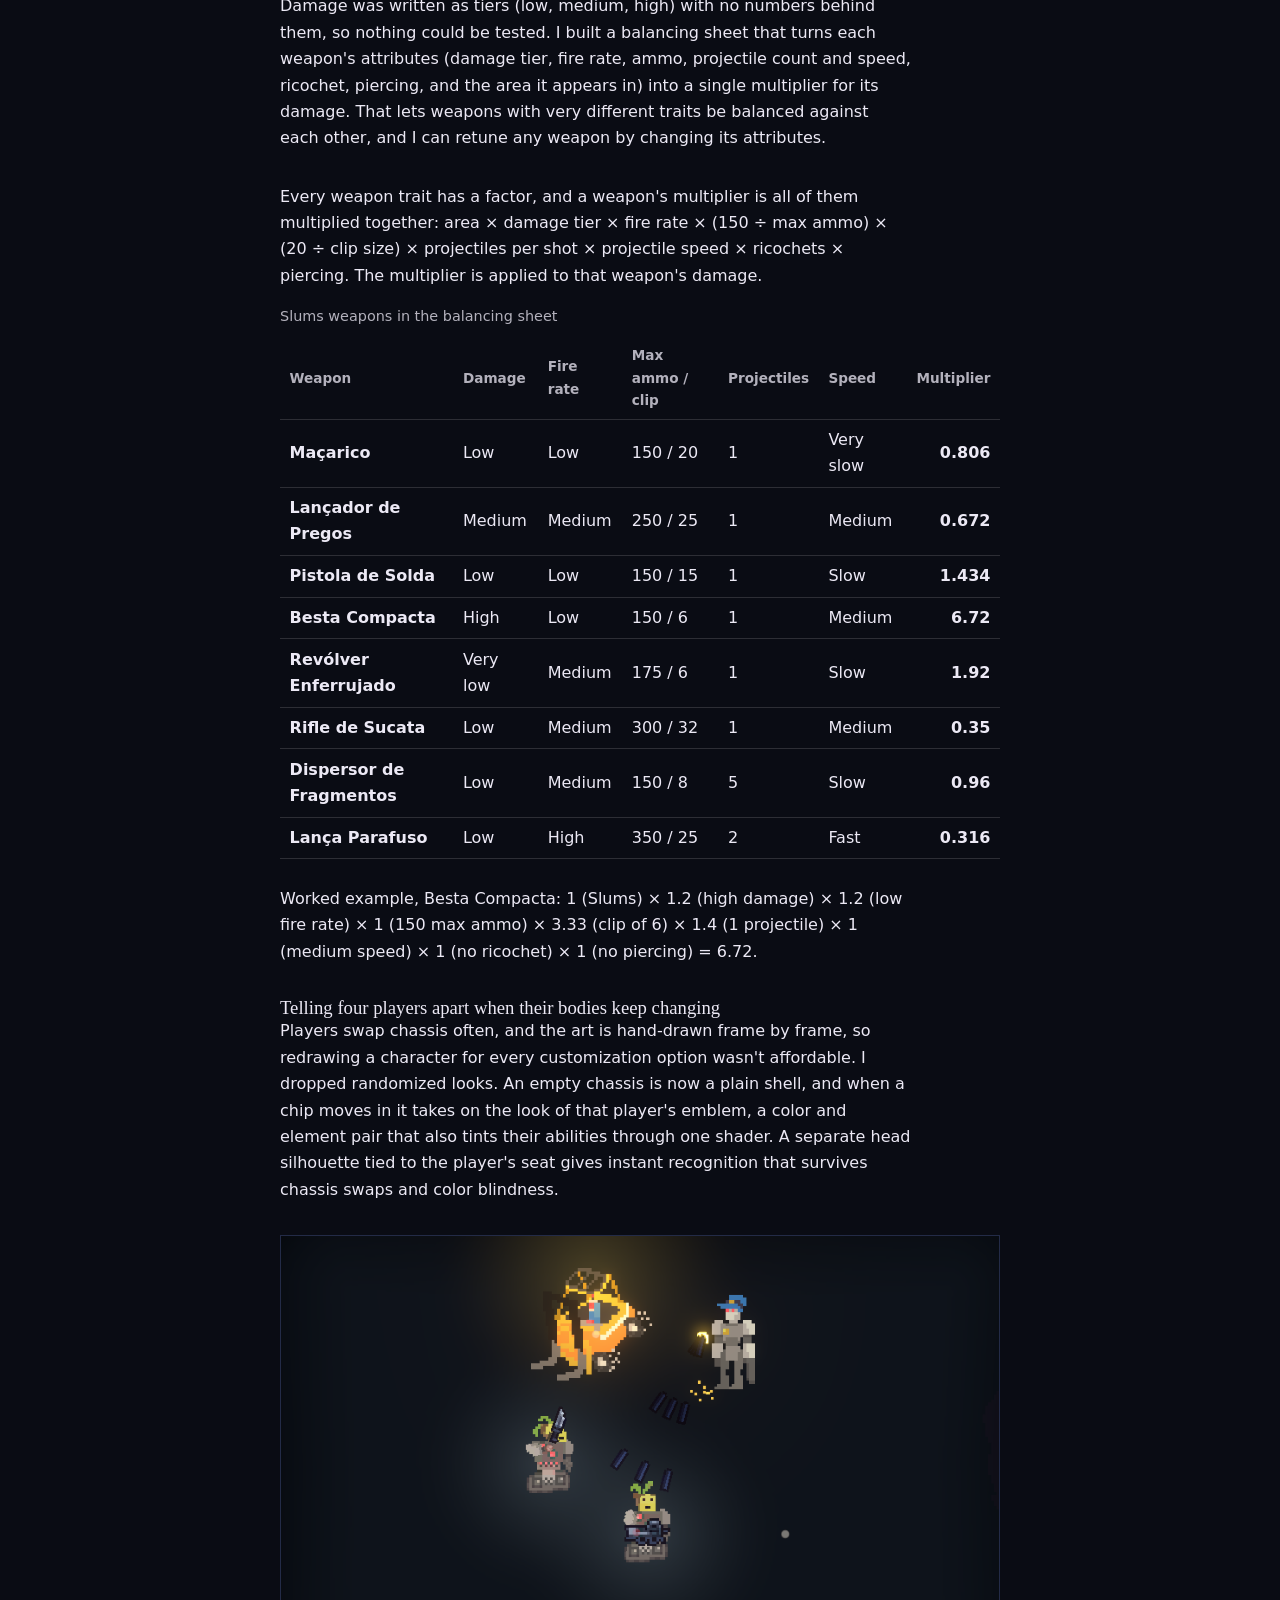
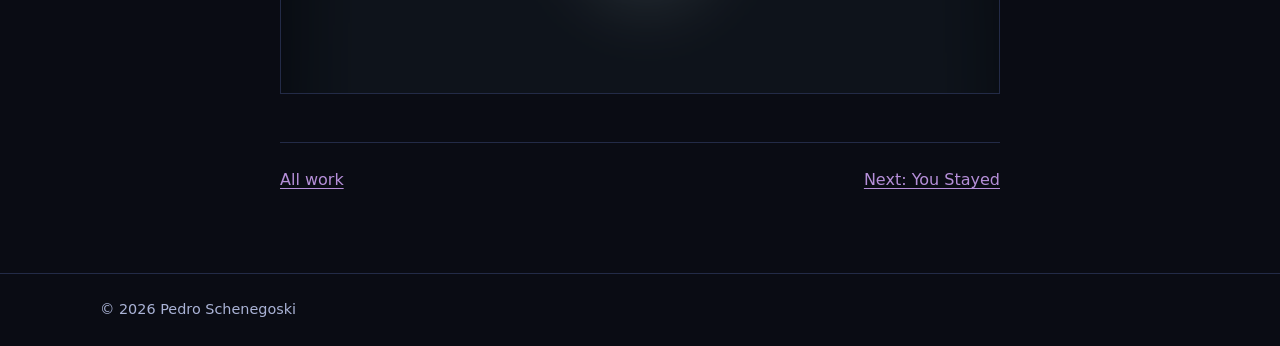
<file: rogue-dungeons.html>
<!doctype html>
<html lang="en">
  <head>
    <meta charset="utf-8" />
    <meta name="viewport" content="width=device-width, initial-scale=1" />
    <meta
      http-equiv="Content-Security-Policy"
      content="default-src 'self'; img-src 'self' https: data:; style-src 'self'; object-src 'none'; base-uri 'self'"
    />
    <title>Rogue Dungeons Project | Pedro Schenegoski</title>
    <meta
      name="description"
      content="A 4-player local co-op roguelite dungeon crawler set in a city that is one giant machine. A case study in systems design, co-op balance, and player identity."
    />
    <meta name="theme-color" content="#0a0c14" />
    <link rel="icon" href="img/favicon.png" />
    <meta
      property="og:title"
      content="Rogue Dungeons Project | Pedro Schenegoski"
    />
    <meta
      property="og:description"
      content="A 4-player local co-op roguelite dungeon crawler set in a city that is one giant machine. A case study in systems design, co-op balance, and player identity."
    />
    <meta
      property="og:image"
      content="https://pedroschenegoski.com/img/og.jpg"
    />
    <meta property="og:locale" content="en_US" />
    <link
      rel="alternate"
      hreflang="en"
      href="https://pedroschenegoski.com/rogue-dungeons.html"
    />
    <link
      rel="alternate"
      hreflang="pt-BR"
      href="https://pedroschenegoski.com/pt/rogue-dungeons.html"
    />
    <link
      rel="alternate"
      hreflang="x-default"
      href="https://pedroschenegoski.com/rogue-dungeons.html"
    />
    <link rel="stylesheet" href="css/styles.css" />
    <link rel="stylesheet" href="css/weapon-calculator.css" />
  </head>
  <body>
    <a class="skip" href="#main">Skip to content</a>
    <header class="top">
      <div class="wrap">
        <a class="brand" href="index.html">Pedro Schenegoski</a>
        <nav aria-label="Primary">
          <a href="index.html#work">Work</a
          ><a href="index.html#tools">Tools and writing</a
          ><a href="index.html#about">About</a
          ><a href="index.html#contact">Contact</a
          ><a
            class="lang"
            href="pt/rogue-dungeons.html"
            hreflang="pt-BR"
            lang="pt-BR"
            >Português</a
          >
        </nav>
      </div>
    </header>
    <main id="main" class="case-page">
      <div class="wrap">
        <a href="index.html#work">Back to selected work</a>
        <h1>Rogue Dungeons Project</h1>
        <p class="lede">
          A 4-player local co-op roguelite dungeon crawler set in Aurion, a city
          that is one giant machine. You play a sentient chip that pilots
          swappable robot chassis, climbing the tower together against the
          system that built it.
        </p>
        <div class="shot pixel narrow">
          <img
            src="img/rogue-slums.png"
            width="1118"
            height="1108"
            alt="Pixel-art slums area at night, lit by a single orange street lamp, with two terminals, overgrown bushes and drain grates" loading="lazy" decoding="async"
          />
        </div>
        <dl class="facts">
          <div>
            <dt>Role</dt>
            <dd>Lead game designer, Knock Up Game Studio</dd>
          </div>
          <div>
            <dt>Team</dt>
            <dd>Team of 10, with me as the only game designer</dd>
          </div>
          <div>
            <dt>Timeline</dt>
            <dd>April 2026 to present, in development</dd>
          </div>
          <div>
            <dt>Tools</dt>
            <dd>Unity (C#), Google Docs and Sheets</dd>
          </div>
        </dl>
        <h2>The design problem</h2>
        <p>
          The game is cooperative all the way up the city, but only one player
          can stay at the top in the end after the final boss. That means every
          shared cost, like spending your own health to bring a friend back, has
          to be worth paying even though that friend might become your opponent.
          I needed co-op systems where helping is a real decision, without
          punishing generosity too hard, while keeping the game balanced.
        </p>
        <h2>Key decisions</h2>
        <h3>
          Reviving a teammate costs real health, and the game never gets easier
        </h3>
        <p>
          Revival happens at a terminal in a special room and is paid for with
          the reviver's own HP. The terminal can be used more than once, but
          each press costs more, the dead are revived in the order they fell,
          and someone just brought back can't press the button for the next one.
          Enemy difficulty is calibrated to party size when the run starts and
          never drops when someone dies, so leaving a teammate behind makes the rest of
          the climb harder for everyone. Helping makes sense for most of the
          tower, and the hesitation only really arrives near the top.
        </p>
        <h3>One base value behind every damage number</h3>
        <p>
          Damage was written as tiers (low, medium, high) with no numbers behind
          them, so nothing could be tested. I built a balancing sheet that turns
          each weapon's attributes (damage tier, fire rate, ammo, projectile
          count and speed, ricochet, piercing, and the area it appears in) into
          a single multiplier for its damage. That lets weapons with very
          different traits be balanced against each other, and I can retune any
          weapon by changing its attributes.
        </p>
        <div class="calc" id="weapon-calc">
          <p>
            Every weapon trait has a factor, and a weapon's multiplier is all of
            them multiplied together: area × damage tier × fire rate × (150 ÷
            max ammo) × (20 ÷ clip size) × projectiles per shot × projectile
            speed × ricochets × piercing. The multiplier is applied to that
            weapon's damage.
          </p>
          <div
            class="calc-scroll"
            role="region"
            aria-label="Weapons in the balancing sheet"
            tabindex="0"
          >
            <table class="calc-weapons">
              <caption>
                Slums weapons in the balancing sheet
              </caption>
              <thead>
                <tr>
                  <th scope="col">Weapon</th>
                  <th scope="col">Damage</th>
                  <th scope="col">Fire rate</th>
                  <th scope="col">Max ammo / clip</th>
                  <th scope="col">Projectiles</th>
                  <th scope="col">Speed</th>
                  <th scope="col">Multiplier</th>
                </tr>
              </thead>
              <tbody>
                <tr
                  data-area="slums"
                  data-damage="low"
                  data-rate="low"
                  data-ammo="150"
                  data-clip="20"
                  data-count="1"
                  data-speed="vslow"
                  data-bounce="0"
                  data-pierce="no"
                >
                  <th scope="row">Maçarico</th>
                  <td>Low</td>
                  <td>Low</td>
                  <td>150 / 20</td>
                  <td>1</td>
                  <td>Very slow</td>
                  <td>0.806</td>
                </tr>
                <tr
                  data-area="slums"
                  data-damage="mid"
                  data-rate="mid"
                  data-ammo="250"
                  data-clip="25"
                  data-count="1"
                  data-speed="mid"
                  data-bounce="0"
                  data-pierce="no"
                >
                  <th scope="row">Lançador de Pregos</th>
                  <td>Medium</td>
                  <td>Medium</td>
                  <td>250 / 25</td>
                  <td>1</td>
                  <td>Medium</td>
                  <td>0.672</td>
                </tr>
                <tr
                  data-area="slums"
                  data-damage="low"
                  data-rate="low"
                  data-ammo="150"
                  data-clip="15"
                  data-count="1"
                  data-speed="slow"
                  data-bounce="0"
                  data-pierce="no"
                >
                  <th scope="row">Pistola de Solda</th>
                  <td>Low</td>
                  <td>Low</td>
                  <td>150 / 15</td>
                  <td>1</td>
                  <td>Slow</td>
                  <td>1.434</td>
                </tr>
                <tr
                  data-default
                  data-area="slums"
                  data-damage="high"
                  data-rate="low"
                  data-ammo="150"
                  data-clip="6"
                  data-count="1"
                  data-speed="mid"
                  data-bounce="0"
                  data-pierce="no"
                >
                  <th scope="row">Besta Compacta</th>
                  <td>High</td>
                  <td>Low</td>
                  <td>150 / 6</td>
                  <td>1</td>
                  <td>Medium</td>
                  <td>6.72</td>
                </tr>
                <tr
                  data-area="slums"
                  data-damage="vlow"
                  data-rate="mid"
                  data-ammo="175"
                  data-clip="6"
                  data-count="1"
                  data-speed="slow"
                  data-bounce="0"
                  data-pierce="no"
                >
                  <th scope="row">Revólver Enferrujado</th>
                  <td>Very low</td>
                  <td>Medium</td>
                  <td>175 / 6</td>
                  <td>1</td>
                  <td>Slow</td>
                  <td>1.92</td>
                </tr>
                <tr
                  data-area="slums"
                  data-damage="low"
                  data-rate="mid"
                  data-ammo="300"
                  data-clip="32"
                  data-count="1"
                  data-speed="mid"
                  data-bounce="0"
                  data-pierce="no"
                >
                  <th scope="row">Rifle de Sucata</th>
                  <td>Low</td>
                  <td>Medium</td>
                  <td>300 / 32</td>
                  <td>1</td>
                  <td>Medium</td>
                  <td>0.35</td>
                </tr>
                <tr
                  data-area="slums"
                  data-damage="low"
                  data-rate="mid"
                  data-ammo="150"
                  data-clip="8"
                  data-count="5"
                  data-speed="slow"
                  data-bounce="0"
                  data-pierce="no"
                >
                  <th scope="row">Dispersor de Fragmentos</th>
                  <td>Low</td>
                  <td>Medium</td>
                  <td>150 / 8</td>
                  <td>5</td>
                  <td>Slow</td>
                  <td>0.96</td>
                </tr>
                <tr
                  data-area="slums"
                  data-damage="low"
                  data-rate="high"
                  data-ammo="350"
                  data-clip="25"
                  data-count="2"
                  data-speed="fast"
                  data-bounce="0"
                  data-pierce="no"
                >
                  <th scope="row">Lança Parafuso</th>
                  <td>Low</td>
                  <td>High</td>
                  <td>350 / 25</td>
                  <td>2</td>
                  <td>Fast</td>
                  <td>0.316</td>
                </tr>
              </tbody>
            </table>
          </div>
          <br />
          <p class="calc-example">
            Worked example, Besta Compacta: 1 (Slums) × 1.2 (high damage) × 1.2
            (low fire rate) × 1 (150 max ammo) × 3.33 (clip of 6) × 1.4 (1
            projectile) × 1 (medium speed) × 1 (no ricochet) × 1 (no piercing) =
            6.72.
          </p>
        </div>
        <h3>Telling four players apart when their bodies keep changing</h3>
        <p>
          Players swap chassis often, and the art is hand-drawn frame by frame,
          so redrawing a character for every customization option wasn't
          affordable. I dropped randomized looks. An empty chassis is now a
          plain shell, and when a chip moves in it takes on the look of that
          player's emblem, a color and element pair that also tints their
          abilities through one shader. A separate head silhouette tied to the
          player's seat gives instant recognition that survives chassis swaps
          and color blindness.
        </p>
        <div class="shot pixel">
          <img
            src="img/rogue-combat.png"
            width="1660"
            height="1056"
            alt="Pixel-art combat scene in the dark: an orange robot chassis with a chip inside shoots at enemies while two plant-headed robots and a blue-capped robot stand around it"
          />
        </div>
        <div class="next">
          <a href="index.html#work">All work</a
          ><a href="you-stayed.html">Next: You Stayed</a>
        </div>
      </div>
    </main>
    <footer><div class="wrap">© 2026 Pedro Schenegoski</div></footer>
  </body>
</html>
</file>
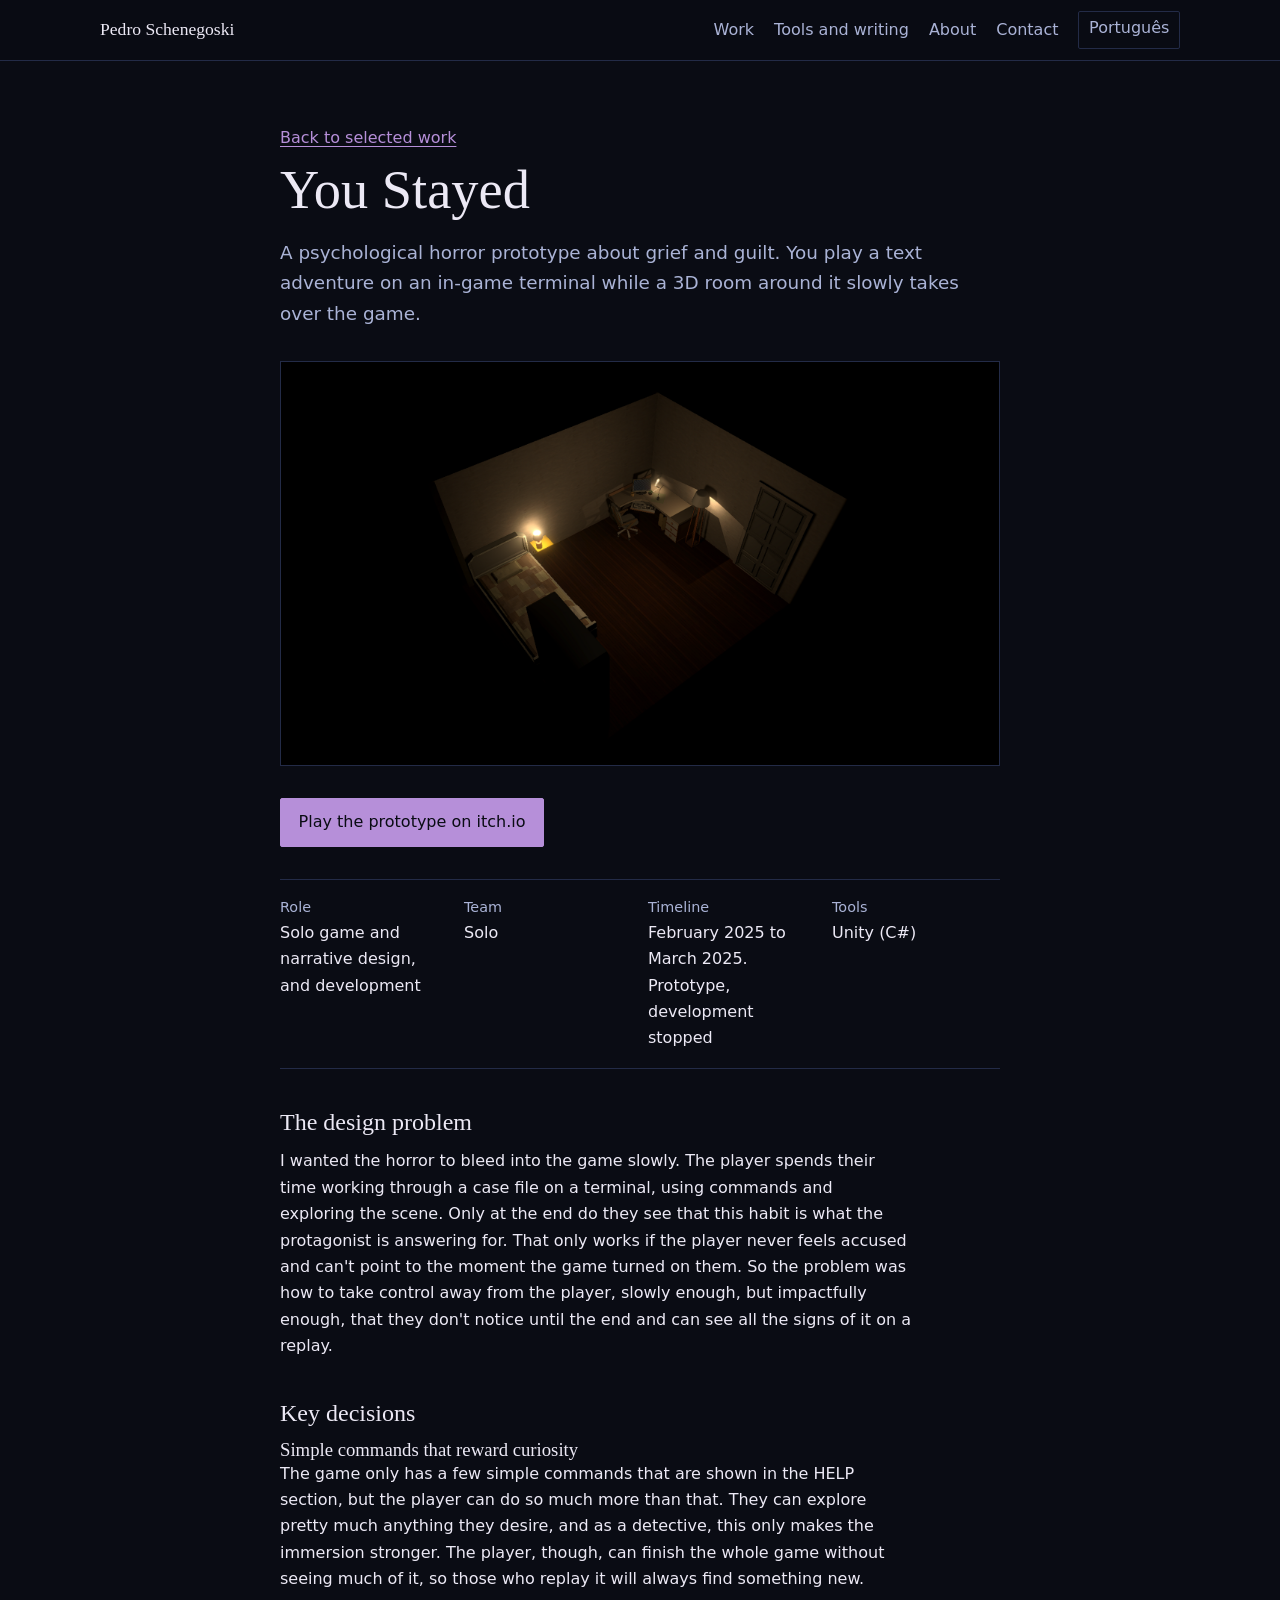
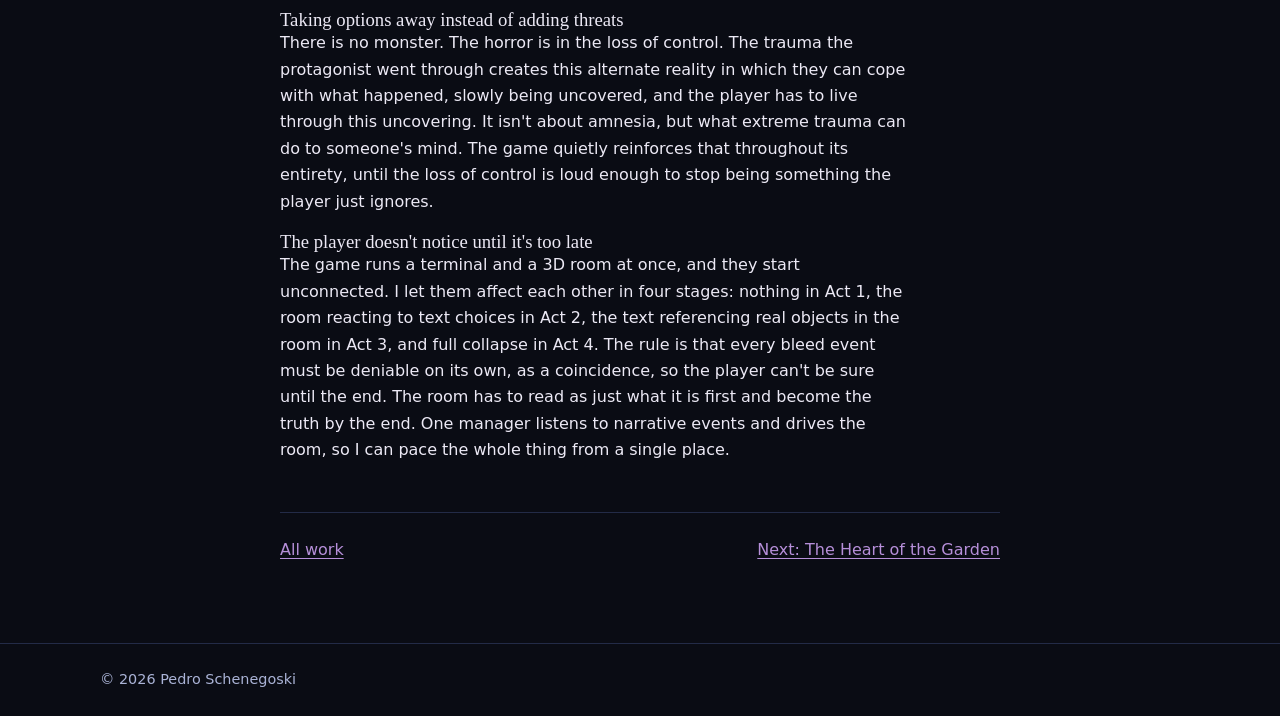
<file: you-stayed.html>
<!doctype html>
<html lang="en">
  <head>
    <meta charset="utf-8" />
    <meta name="viewport" content="width=device-width, initial-scale=1" />
    <meta
      http-equiv="Content-Security-Policy"
      content="default-src 'self'; img-src 'self' https: data:; style-src 'self'; object-src 'none'; base-uri 'self'"
    />
    <title>You Stayed | Pedro Schenegoski</title>
    <meta
      name="description"
      content="A psychological horror prototype about grief and guilt, played as a text adventure on an in-game terminal while a 3D room slowly takes over."
    />
    <meta name="theme-color" content="#0a0c14" />
    <link rel="icon" href="img/favicon.png" />
    <meta property="og:title" content="You Stayed | Pedro Schenegoski" />
    <meta
      property="og:description"
      content="A psychological horror prototype about grief and guilt, played as a text adventure on an in-game terminal while a 3D room slowly takes over."
    />
    <meta
      property="og:image"
      content="https://pedroschenegoski.com/img/og.jpg"
    />
    <meta property="og:locale" content="en_US" />
    <link
      rel="alternate"
      hreflang="en"
      href="https://pedroschenegoski.com/you-stayed.html"
    />
    <link
      rel="alternate"
      hreflang="pt-BR"
      href="https://pedroschenegoski.com/pt/you-stayed.html"
    />
    <link
      rel="alternate"
      hreflang="x-default"
      href="https://pedroschenegoski.com/you-stayed.html"
    />
    <link rel="stylesheet" href="css/styles.css" />
  </head>
  <body>
    <a class="skip" href="#main">Skip to content</a>
    <header class="top">
      <div class="wrap">
        <a class="brand" href="index.html">Pedro Schenegoski</a>
        <nav aria-label="Primary">
          <a href="index.html#work">Work</a
          ><a href="index.html#tools">Tools and writing</a
          ><a href="index.html#about">About</a
          ><a href="index.html#contact">Contact</a
          ><a
            class="lang"
            href="pt/you-stayed.html"
            hreflang="pt-BR"
            lang="pt-BR"
            >Português</a
          >
        </nav>
      </div>
    </header>
    <main id="main" class="case-page">
      <div class="wrap">
        <a href="index.html#work">Back to selected work</a>
        <h1>You Stayed</h1>
        <p class="lede">
          A psychological horror prototype about grief and guilt. You play a
          text adventure on an in-game terminal while a 3D room around it
          slowly takes over the game.
        </p>
        <div class="shot">
          <img
            src="img/youStayed-ss.png"
            width="1920"
            height="1080"
            alt="A dimly lit 3D room seen from above, with a bed, a desk with a computer, two lamps and a door, floating in a black void"
          />
        </div>
        <div class="cta">
          <a
            class="btn main"
            href="https://snogg.itch.io/you-stayed"
            target="_blank"
            rel="noopener noreferrer"
            >Play the prototype on itch.io</a
          >
        </div>
        <dl class="facts">
          <div>
            <dt>Role</dt>
            <dd>Solo game and narrative design, and development</dd>
          </div>
          <div>
            <dt>Team</dt>
            <dd>Solo</dd>
          </div>
          <div>
            <dt>Timeline</dt>
            <dd>February 2025 to March 2025. Prototype, development stopped</dd>
          </div>
          <div>
            <dt>Tools</dt>
            <dd>Unity (C#)</dd>
          </div>
        </dl>
        <h2>The design problem</h2>
        <p>
          I wanted the horror to bleed into the game slowly. The player spends
          their time working through a case file on a terminal, using commands
          and exploring the scene. Only at the end do they see that this habit
          is what the protagonist is answering for.
          That only works if the player never feels accused and can't point to
          the moment the game turned on them. So the problem was how to take control
          away from the player, slowly enough, but impactfully enough, that
          they don't notice until the end and can see all the signs of it on a
          replay.
        </p>
        <h2>Key decisions</h2>
        <h3>Simple commands that reward curiosity</h3>
        <p>
          The game only has a few simple commands that are shown in the HELP section,
          but the player can do so much more than that.
          They can explore pretty much anything they desire, and as a detective, this
          only makes the immersion stronger. The player, though, can finish the whole game
          without seeing much of it, so those who replay it will always find
          something new.
        </p>
        <h3>Taking options away instead of adding threats</h3>
        <p>
          There is no monster. The horror is in the loss of control. The trauma the protagonist went 
          through creates this alternate reality in which they can cope with what happened, slowly 
          being uncovered, and the player has to live through this uncovering. 
          It isn't about amnesia, but what extreme trauma can do to someone's mind.
          The game quietly reinforces that throughout its entirety, until the loss
          of control is loud enough to stop being something the player just ignores.
        </p>
        <h3>The player doesn't notice until it's too late</h3>
        <p>
          The game runs a terminal and a 3D room at once, and they start
          unconnected. I let them affect each other in four stages: nothing in
          Act 1, the room reacting to text choices in Act 2, the text
          referencing real objects in the room in Act 3, and full collapse in
          Act 4. The rule is that every bleed event must be deniable on its
          own, as a coincidence, so the player can't be sure
          until the end. The room has to read as just what it is first and become
          the truth by the end. One manager listens to narrative events 
          and drives the room, so I can pace the whole thing from a single place.
        </p>
        <!--
          TODO: "What I'd change" for You Stayed. Write this in your own words, then
          uncomment it (and add the Portuguese version in pt/you-stayed.html).
          Ideas to answer: why development stopped, and what you would do differently.
        <h2>What I'd change</h2>
        <p>...</p>
        -->
        <div class="next">
          <a href="index.html#work">All work</a
          ><a href="heart-of-the-garden.html">Next: The Heart of the Garden</a>
        </div>
      </div>
    </main>
    <footer><div class="wrap">© 2026 Pedro Schenegoski</div></footer>
  </body>
</html>
</file>
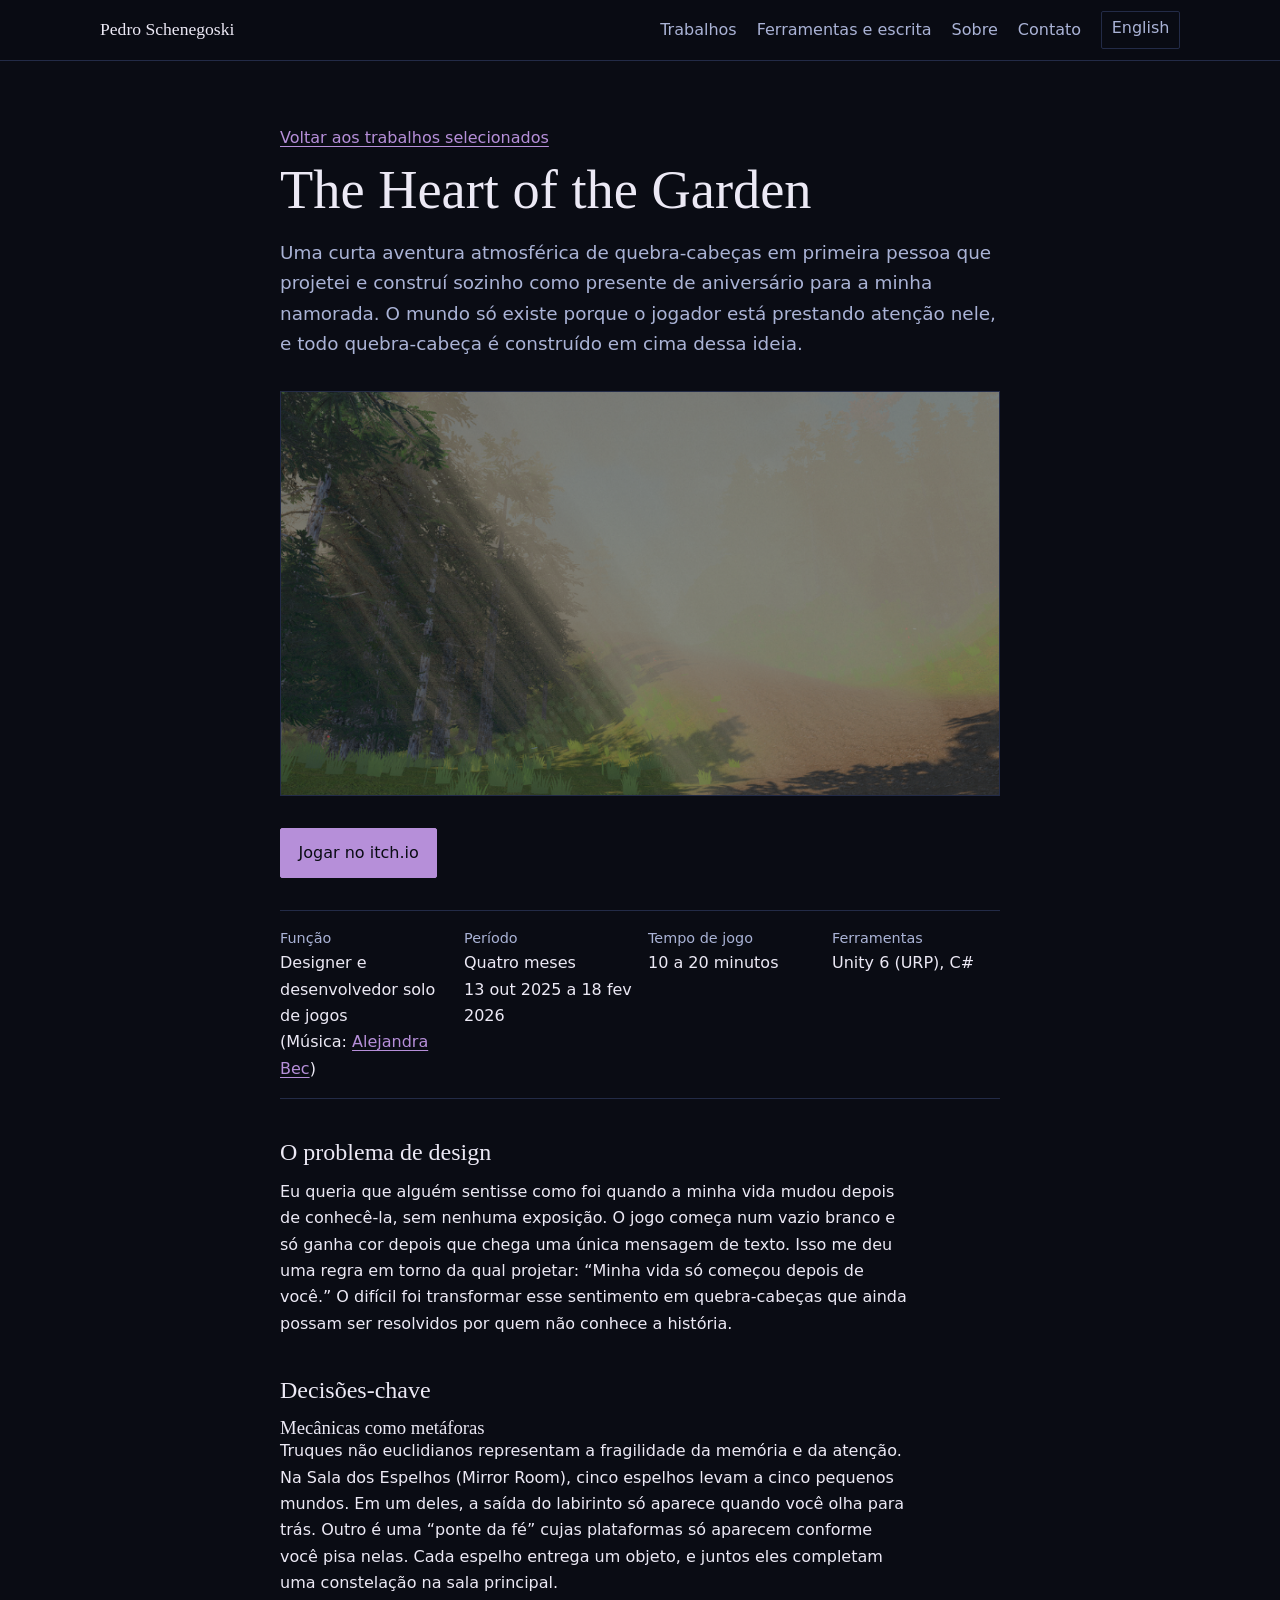
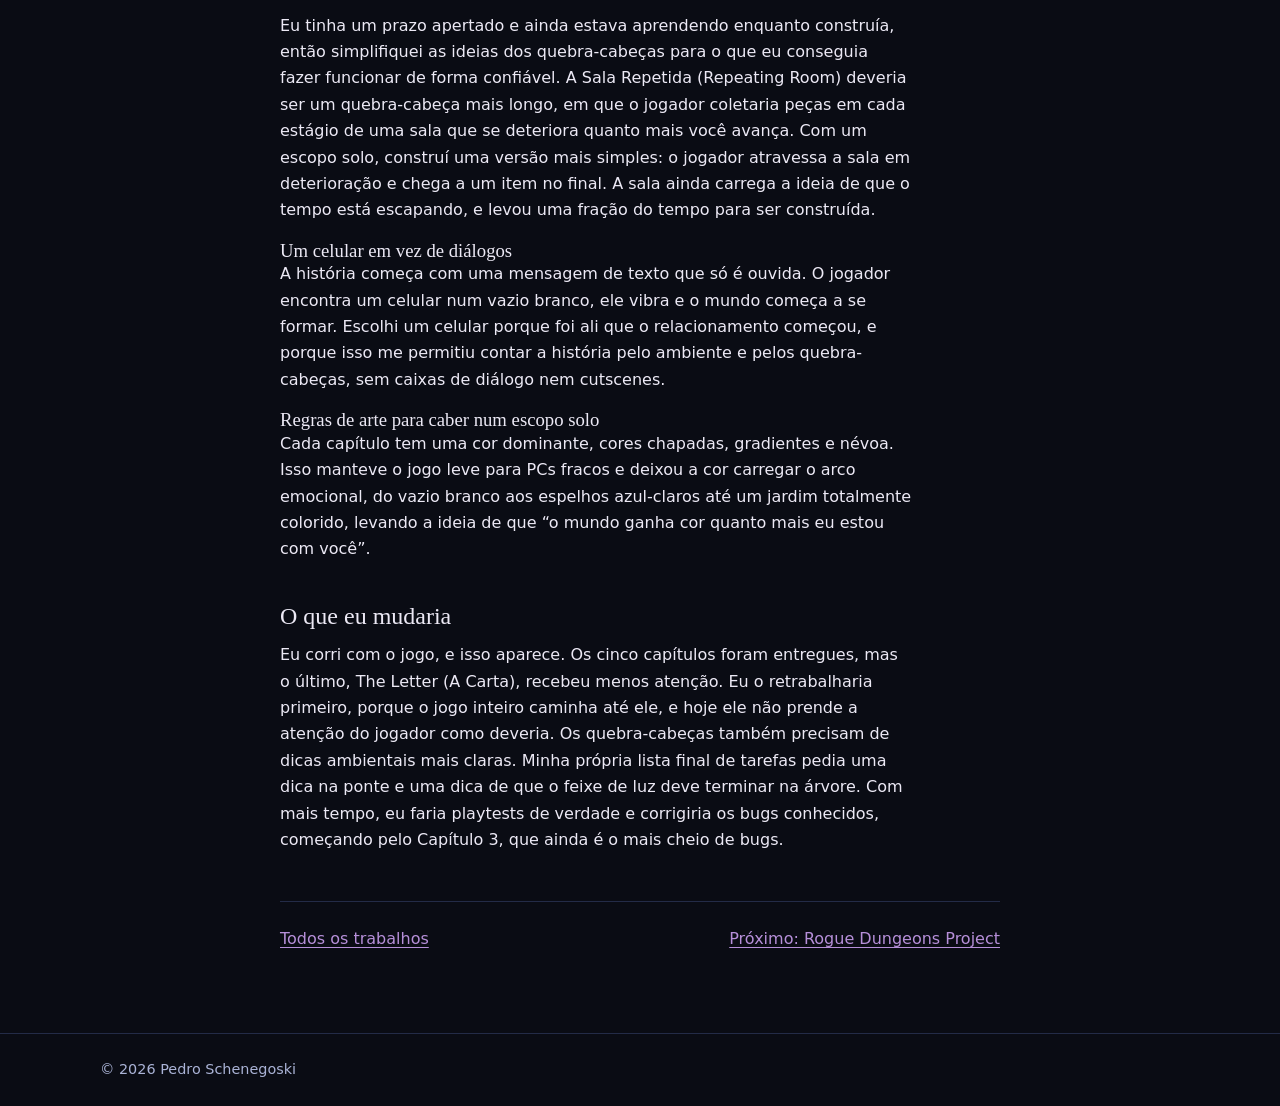
<file: pt/heart-of-the-garden.html>
<!doctype html>
<html lang="pt-BR">
  <head>
    <meta charset="utf-8" />
    <meta name="viewport" content="width=device-width, initial-scale=1" />
    <meta
      http-equiv="Content-Security-Policy"
      content="default-src 'self'; img-src 'self' https: data:; style-src 'self'; object-src 'none'; base-uri 'self'"
    />
    <title>The Heart of the Garden | Pedro Schenegoski</title>
    <meta
      name="description"
      content='Uma curta aventura de quebra-cabeças em primeira pessoa sobre amor, construída em torno de quebra-cabeças não euclidianos e de uma mensagem: "Minha vida só começou depois de você."'
    />
    <meta name="theme-color" content="#0a0c14" />
    <link rel="icon" href="../img/favicon.png" />
    <meta
      property="og:title"
      content="The Heart of the Garden | Pedro Schenegoski"
    />
    <meta
      property="og:description"
      content='Uma curta aventura de quebra-cabeças em primeira pessoa sobre amor, construída em torno de quebra-cabeças não euclidianos e de uma mensagem: "Minha vida só começou depois de você."'
    />
    <meta
      property="og:image"
      content="https://pedroschenegoski.com/img/og.jpg"
    />
    <meta property="og:locale" content="pt_BR" />
    <link
      rel="alternate"
      hreflang="en"
      href="https://pedroschenegoski.com/heart-of-the-garden.html"
    />
    <link
      rel="alternate"
      hreflang="pt-BR"
      href="https://pedroschenegoski.com/pt/heart-of-the-garden.html"
    />
    <link
      rel="alternate"
      hreflang="x-default"
      href="https://pedroschenegoski.com/heart-of-the-garden.html"
    />
    <link rel="stylesheet" href="../css/styles.css" />
  </head>
  <body>
    <a class="skip" href="#main">Ir para o conteúdo</a>
    <header class="top">
      <div class="wrap">
        <a class="brand" href="index.html">Pedro Schenegoski</a>
        <nav aria-label="Principal">
          <a href="index.html#work">Trabalhos</a
          ><a href="index.html#tools">Ferramentas e escrita</a
          ><a href="index.html#about">Sobre</a
          ><a href="index.html#contact">Contato</a
          ><a
            class="lang"
            href="../heart-of-the-garden.html"
            hreflang="en"
            lang="en"
            >English</a
          >
        </nav>
      </div>
    </header>
    <main id="main" class="case-page">
      <div class="wrap">
        <a href="index.html#work">Voltar aos trabalhos selecionados</a>
        <h1>The Heart of the Garden</h1>
        <p class="lede">
          Uma curta aventura atmosférica de quebra-cabeças em primeira pessoa
          que projetei e construí sozinho como presente de aniversário para a
          minha namorada. O mundo só existe porque o jogador está prestando
          atenção nele, e todo quebra-cabeça é construído em cima dessa ideia.
        </p>
        <div class="shot">
          <img
            src="../img/tHotG-ss.png"
            width="960"
            height="445"
            alt="Raios de sol atravessando a neblina entre pinheiros, sobre um caminho de terra e uma encosta gramada"
          />
        </div>
        <div class="cta">
          <a
            class="btn main"
            href="https://snogg.itch.io/the-heart-of-the-garden"
            target="_blank"
            rel="noopener noreferrer"
            >Jogar no itch.io</a
          >
        </div>
        <dl class="facts">
          <div>
            <dt>Função</dt>
            <dd>
              Designer e desenvolvedor solo de jogos<br />(Música:
              <a
                href="https://beacons.ai/alejandrabec"
                target="_blank"
                rel="noopener noreferrer"
                >Alejandra Bec</a
              >)
            </dd>
          </div>
          <div>
            <dt>Período</dt>
            <dd>Quatro meses<br />13 out 2025 a 18 fev 2026</dd>
          </div>
          <div>
            <dt>Tempo de jogo</dt>
            <dd>10 a 20 minutos</dd>
          </div>
          <div>
            <dt>Ferramentas</dt>
            <dd>Unity 6 (URP), C#</dd>
          </div>
        </dl>
        <h2>O problema de design</h2>
        <p>
          Eu queria que alguém sentisse como foi quando a minha vida mudou
          depois de conhecê-la, sem nenhuma exposição. O jogo começa num vazio
          branco e só ganha cor depois que chega uma única mensagem de texto.
          Isso me deu uma regra em torno da qual projetar: “Minha vida só
          começou depois de você.” O difícil foi transformar esse sentimento em
          quebra-cabeças que ainda possam ser resolvidos por quem não conhece a
          história.
        </p>
        <h2>Decisões-chave</h2>
        <h3>Mecânicas como metáforas</h3>
        <p>
          Truques não euclidianos representam a fragilidade da memória e da
          atenção. Na Sala dos Espelhos (Mirror Room), cinco espelhos levam a
          cinco pequenos mundos. Em um deles, a saída do labirinto só aparece
          quando você olha para trás. Outro é uma “ponte da fé” cujas
          plataformas só aparecem conforme você pisa nelas. Cada espelho entrega
          um objeto, e juntos eles completam uma constelação na sala principal.
        </p>
        <p>
          Eu tinha um prazo apertado e ainda estava aprendendo enquanto
          construía, então simplifiquei as ideias dos quebra-cabeças para o que
          eu conseguia fazer funcionar de forma confiável. A Sala Repetida
          (Repeating Room) deveria ser um quebra-cabeça mais longo, em que o
          jogador coletaria peças em cada estágio de uma sala que se deteriora
          quanto mais você avança. Com um escopo solo, construí uma versão mais
          simples: o jogador atravessa a sala em deterioração e chega a um item
          no final. A sala ainda carrega a ideia de que o tempo está escapando,
          e levou uma fração do tempo para ser construída.
        </p>
        <h3>Um celular em vez de diálogos</h3>
        <p>
          A história começa com uma mensagem de texto que só é ouvida. O
          jogador encontra um celular num vazio branco, ele vibra e o mundo
          começa a se formar. Escolhi um celular porque foi ali que o
          relacionamento começou, e porque isso me permitiu contar a história
          pelo ambiente e pelos quebra-cabeças, sem caixas de diálogo nem
          cutscenes.
        </p>
        <h3>Regras de arte para caber num escopo solo</h3>
        <p>
          Cada capítulo tem uma cor dominante, cores chapadas, gradientes e
          névoa. Isso manteve o jogo leve para PCs fracos e deixou a cor
          carregar o arco emocional, do vazio branco aos espelhos azul-claros
          até um jardim totalmente colorido, levando a ideia de que “o mundo
          ganha cor quanto mais eu estou com você”.
        </p>
        <h2>O que eu mudaria</h2>
        <p>
          Eu corri com o jogo, e isso aparece. Os cinco capítulos foram
          entregues, mas o último, The Letter (A Carta), recebeu menos atenção.
          Eu o retrabalharia primeiro, porque o jogo inteiro caminha até ele, e
          hoje ele não prende a atenção do jogador como deveria. Os
          quebra-cabeças também precisam de dicas ambientais mais claras. Minha
          própria lista final de tarefas pedia uma dica na ponte e uma dica de
          que o feixe de luz deve terminar na árvore. Com mais tempo, eu
          faria playtests de verdade e corrigiria os bugs conhecidos, começando
          pelo Capítulo 3, que ainda é o mais cheio de bugs.
        </p>
        <div class="next">
          <a href="index.html#work">Todos os trabalhos</a
          ><a href="rogue-dungeons.html">Próximo: Rogue Dungeons Project</a>
        </div>
      </div>
    </main>
    <footer><div class="wrap">© 2026 Pedro Schenegoski</div></footer>
  </body>
</html>
</file>
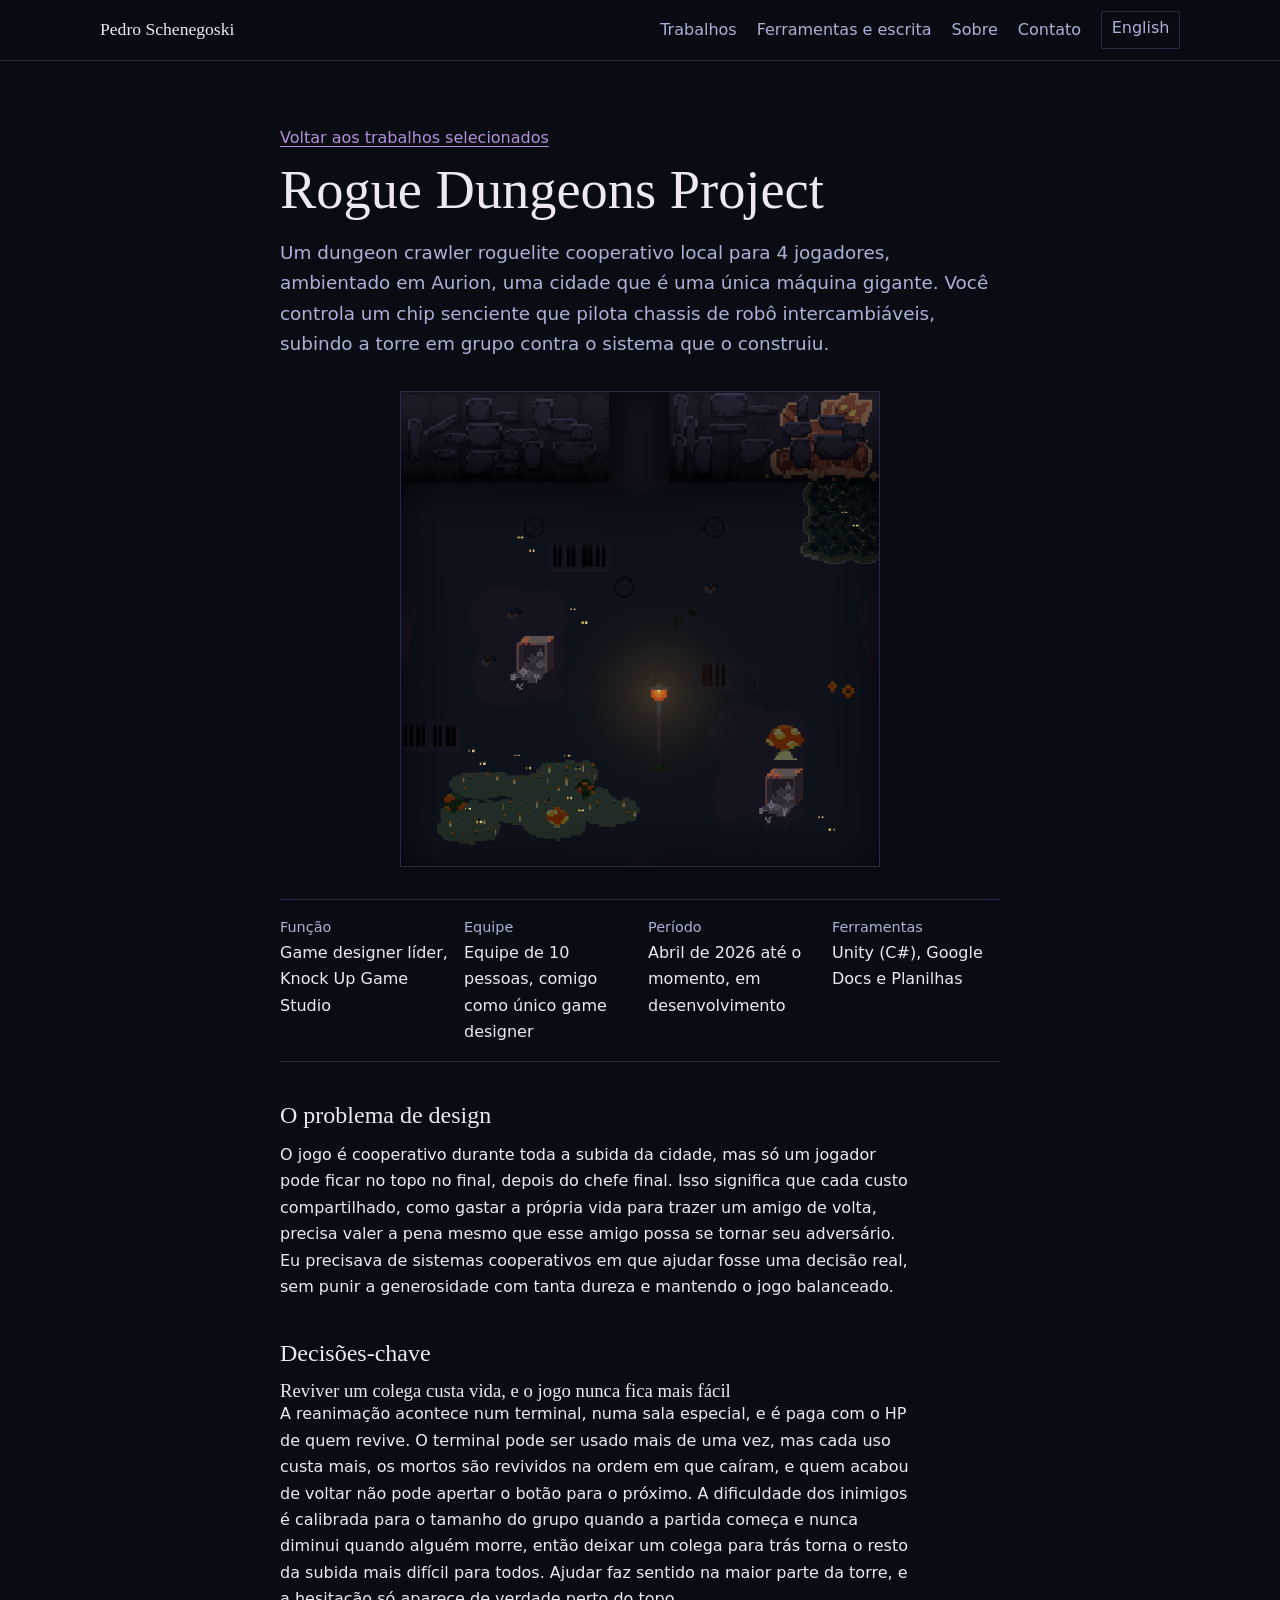
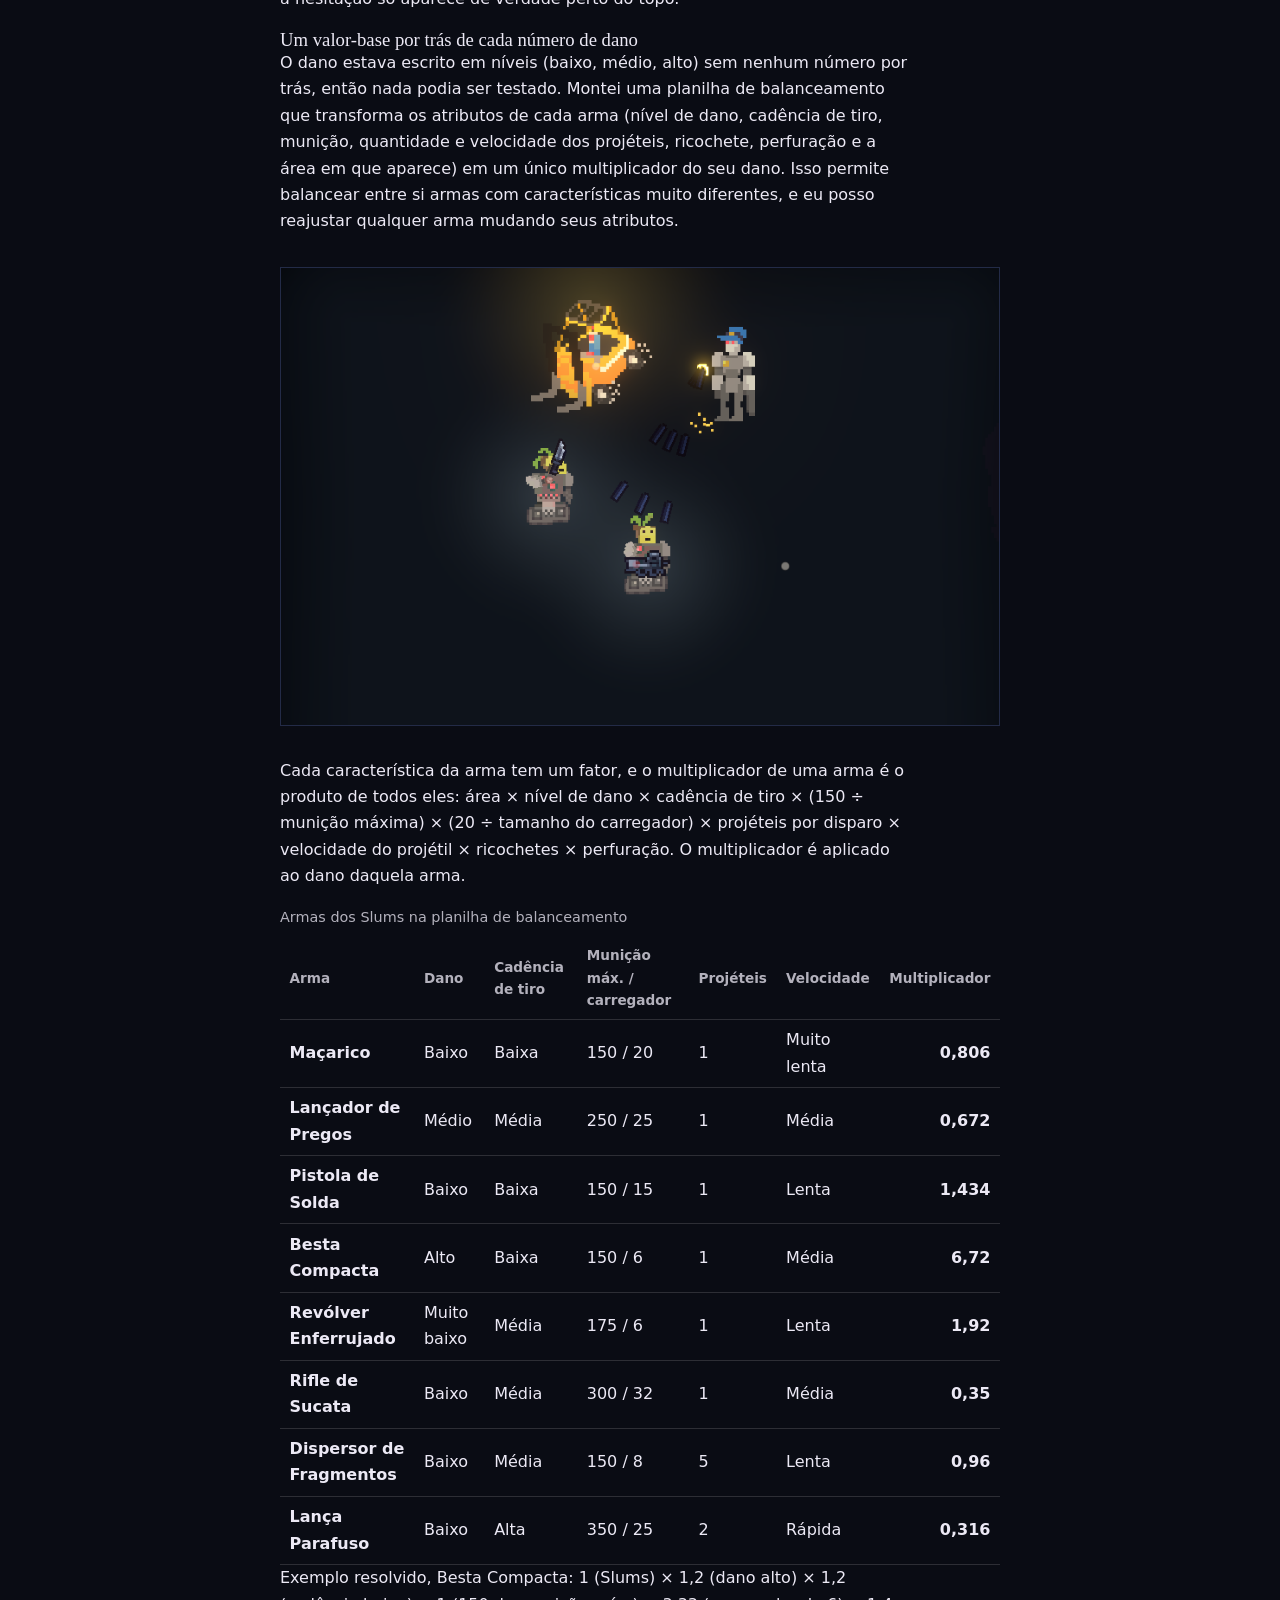
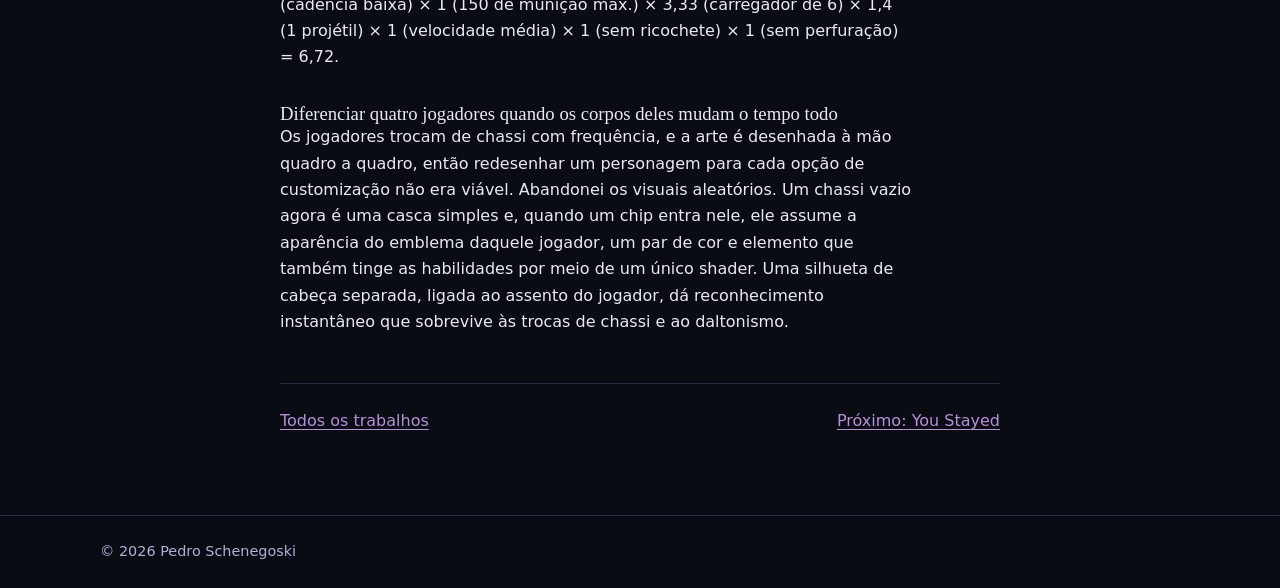
<file: pt/rogue-dungeons.html>
<!doctype html>
<html lang="pt-BR">
  <head>
    <meta charset="utf-8" />
    <meta name="viewport" content="width=device-width, initial-scale=1" />
    <meta
      http-equiv="Content-Security-Policy"
      content="default-src 'self'; img-src 'self' https: data:; style-src 'self'; object-src 'none'; base-uri 'self'"
    />
    <title>Rogue Dungeons Project | Pedro Schenegoski</title>
    <meta
      name="description"
      content="Um dungeon crawler roguelite cooperativo local para 4 jogadores, ambientado numa cidade que é uma única máquina gigante. Um estudo de caso de design de sistemas, balanceamento cooperativo e identidade do jogador."
    />
    <meta name="theme-color" content="#0a0c14" />
    <link rel="icon" href="../img/favicon.png" />
    <meta
      property="og:title"
      content="Rogue Dungeons Project | Pedro Schenegoski"
    />
    <meta
      property="og:description"
      content="Um dungeon crawler roguelite cooperativo local para 4 jogadores, ambientado numa cidade que é uma única máquina gigante. Um estudo de caso de design de sistemas, balanceamento cooperativo e identidade do jogador."
    />
    <meta
      property="og:image"
      content="https://pedroschenegoski.com/img/og.jpg"
    />
    <meta property="og:locale" content="pt_BR" />
    <link
      rel="alternate"
      hreflang="en"
      href="https://pedroschenegoski.com/rogue-dungeons.html"
    />
    <link
      rel="alternate"
      hreflang="pt-BR"
      href="https://pedroschenegoski.com/pt/rogue-dungeons.html"
    />
    <link
      rel="alternate"
      hreflang="x-default"
      href="https://pedroschenegoski.com/rogue-dungeons.html"
    />
    <link rel="stylesheet" href="../css/styles.css" />
    <link rel="stylesheet" href="../css/weapon-calculator.css" />
  </head>
  <body>
    <a class="skip" href="#main">Ir para o conteúdo</a>
    <header class="top">
      <div class="wrap">
        <a class="brand" href="index.html">Pedro Schenegoski</a>
        <nav aria-label="Principal">
          <a href="index.html#work">Trabalhos</a
          ><a href="index.html#tools">Ferramentas e escrita</a
          ><a href="index.html#about">Sobre</a
          ><a href="index.html#contact">Contato</a
          ><a class="lang" href="../rogue-dungeons.html" hreflang="en" lang="en"
            >English</a
          >
        </nav>
      </div>
    </header>
    <main id="main" class="case-page">
      <div class="wrap">
        <a href="index.html#work">Voltar aos trabalhos selecionados</a>
        <h1>Rogue Dungeons Project</h1>
        <p class="lede">
          Um dungeon crawler roguelite cooperativo local para 4 jogadores,
          ambientado em Aurion, uma cidade que é uma única máquina gigante. Você
          controla um chip senciente que pilota chassis de robô intercambiáveis,
          subindo a torre em grupo contra o sistema que o construiu.
        </p>
        <div class="shot pixel narrow">
          <img
            src="../img/rogue-slums.png"
            width="1118"
            height="1108"
            alt="Área das favelas em pixel art à noite, iluminada por um único poste laranja, com dois terminais, arbustos e grades de esgoto" loading="lazy" decoding="async"
          />
        </div>
        <dl class="facts">
          <div>
            <dt>Função</dt>
            <dd>Game designer líder, Knock Up Game Studio</dd>
          </div>
          <div>
            <dt>Equipe</dt>
            <dd>Equipe de 10 pessoas, comigo como único game designer</dd>
          </div>
          <div>
            <dt>Período</dt>
            <dd>Abril de 2026 até o momento, em desenvolvimento</dd>
          </div>
          <div>
            <dt>Ferramentas</dt>
            <dd>Unity (C#), Google Docs e Planilhas</dd>
          </div>
        </dl>
        <h2>O problema de design</h2>
        <p>
          O jogo é cooperativo durante toda a subida da cidade, mas só um
          jogador pode ficar no topo no final, depois do chefe final. Isso
          significa que cada custo compartilhado, como gastar a própria vida
          para trazer um amigo de volta, precisa valer a pena mesmo que esse
          amigo possa se tornar seu adversário. Eu precisava de sistemas
          cooperativos em que ajudar fosse uma decisão real, sem punir a
          generosidade com tanta dureza e mantendo o jogo balanceado.
        </p>
        <h2>Decisões-chave</h2>
        <h3>
          Reviver um colega custa vida, e o jogo nunca fica mais
          fácil
        </h3>
        <p>
          A reanimação acontece num terminal, numa sala especial, e é paga com o
          HP de quem revive. O terminal pode ser usado mais de uma vez, mas cada
          uso custa mais, os mortos são revividos na ordem em que caíram, e quem
          acabou de voltar não pode apertar o botão para o próximo. A
          dificuldade dos inimigos é calibrada para o tamanho do grupo quando a
          partida começa e nunca diminui quando alguém morre, então deixar um
          colega para trás torna o resto da subida mais difícil para todos.
          Ajudar faz sentido na maior parte da torre, e a hesitação só aparece
          de verdade perto do topo.
        </p>
        <h3>Um valor-base por trás de cada número de dano</h3>
        <p>
          O dano estava escrito em níveis (baixo, médio, alto) sem nenhum número
          por trás, então nada podia ser testado. Montei uma planilha de
          balanceamento que transforma os atributos de cada arma (nível de dano,
          cadência de tiro, munição, quantidade e velocidade dos projéteis,
          ricochete, perfuração e a área em que aparece) em um único
          multiplicador do seu dano. Isso permite balancear entre si armas com
          características muito diferentes, e eu posso reajustar qualquer arma
          mudando seus atributos.
        </p>
        <div class="shot pixel">
          <img
            src="../img/rogue-combat.png"
            width="1660"
            height="1056"
            alt="Cena de combate em pixel art no escuro: um chassi de robô laranja com um chip dentro atira em inimigos, enquanto dois robôs com plantas na cabeça e um robô de boné azul ficam ao redor"
          />
        </div>
        <div class="calc" id="weapon-calc">
          <p>
            Cada característica da arma tem um fator, e o multiplicador de uma
            arma é o produto de todos eles: área × nível de dano × cadência de
            tiro × (150 ÷ munição máxima) × (20 ÷ tamanho do carregador) ×
            projéteis por disparo × velocidade do projétil × ricochetes ×
            perfuração. O multiplicador é aplicado ao dano daquela arma.
          </p>
          <div
            class="calc-scroll"
            role="region"
            aria-label="Armas na planilha de balanceamento"
            tabindex="0"
          >
            <table class="calc-weapons">
              <caption>
                Armas dos Slums na planilha de balanceamento
              </caption>
              <thead>
                <tr>
                  <th scope="col">Arma</th>
                  <th scope="col">Dano</th>
                  <th scope="col">Cadência de tiro</th>
                  <th scope="col">Munição máx. / carregador</th>
                  <th scope="col">Projéteis</th>
                  <th scope="col">Velocidade</th>
                  <th scope="col">Multiplicador</th>
                </tr>
              </thead>
              <tbody>
                <tr
                  data-area="slums"
                  data-damage="low"
                  data-rate="low"
                  data-ammo="150"
                  data-clip="20"
                  data-count="1"
                  data-speed="vslow"
                  data-bounce="0"
                  data-pierce="no"
                >
                  <th scope="row">Maçarico</th>
                  <td>Baixo</td>
                  <td>Baixa</td>
                  <td>150 / 20</td>
                  <td>1</td>
                  <td>Muito lenta</td>
                  <td>0,806</td>
                </tr>
                <tr
                  data-area="slums"
                  data-damage="mid"
                  data-rate="mid"
                  data-ammo="250"
                  data-clip="25"
                  data-count="1"
                  data-speed="mid"
                  data-bounce="0"
                  data-pierce="no"
                >
                  <th scope="row">Lançador de Pregos</th>
                  <td>Médio</td>
                  <td>Média</td>
                  <td>250 / 25</td>
                  <td>1</td>
                  <td>Média</td>
                  <td>0,672</td>
                </tr>
                <tr
                  data-area="slums"
                  data-damage="low"
                  data-rate="low"
                  data-ammo="150"
                  data-clip="15"
                  data-count="1"
                  data-speed="slow"
                  data-bounce="0"
                  data-pierce="no"
                >
                  <th scope="row">Pistola de Solda</th>
                  <td>Baixo</td>
                  <td>Baixa</td>
                  <td>150 / 15</td>
                  <td>1</td>
                  <td>Lenta</td>
                  <td>1,434</td>
                </tr>
                <tr
                  data-default
                  data-area="slums"
                  data-damage="high"
                  data-rate="low"
                  data-ammo="150"
                  data-clip="6"
                  data-count="1"
                  data-speed="mid"
                  data-bounce="0"
                  data-pierce="no"
                >
                  <th scope="row">Besta Compacta</th>
                  <td>Alto</td>
                  <td>Baixa</td>
                  <td>150 / 6</td>
                  <td>1</td>
                  <td>Média</td>
                  <td>6,72</td>
                </tr>
                <tr
                  data-area="slums"
                  data-damage="vlow"
                  data-rate="mid"
                  data-ammo="175"
                  data-clip="6"
                  data-count="1"
                  data-speed="slow"
                  data-bounce="0"
                  data-pierce="no"
                >
                  <th scope="row">Revólver Enferrujado</th>
                  <td>Muito baixo</td>
                  <td>Média</td>
                  <td>175 / 6</td>
                  <td>1</td>
                  <td>Lenta</td>
                  <td>1,92</td>
                </tr>
                <tr
                  data-area="slums"
                  data-damage="low"
                  data-rate="mid"
                  data-ammo="300"
                  data-clip="32"
                  data-count="1"
                  data-speed="mid"
                  data-bounce="0"
                  data-pierce="no"
                >
                  <th scope="row">Rifle de Sucata</th>
                  <td>Baixo</td>
                  <td>Média</td>
                  <td>300 / 32</td>
                  <td>1</td>
                  <td>Média</td>
                  <td>0,35</td>
                </tr>
                <tr
                  data-area="slums"
                  data-damage="low"
                  data-rate="mid"
                  data-ammo="150"
                  data-clip="8"
                  data-count="5"
                  data-speed="slow"
                  data-bounce="0"
                  data-pierce="no"
                >
                  <th scope="row">Dispersor de Fragmentos</th>
                  <td>Baixo</td>
                  <td>Média</td>
                  <td>150 / 8</td>
                  <td>5</td>
                  <td>Lenta</td>
                  <td>0,96</td>
                </tr>
                <tr
                  data-area="slums"
                  data-damage="low"
                  data-rate="high"
                  data-ammo="350"
                  data-clip="25"
                  data-count="2"
                  data-speed="fast"
                  data-bounce="0"
                  data-pierce="no"
                >
                  <th scope="row">Lança Parafuso</th>
                  <td>Baixo</td>
                  <td>Alta</td>
                  <td>350 / 25</td>
                  <td>2</td>
                  <td>Rápida</td>
                  <td>0,316</td>
                </tr>
              </tbody>
            </table>
          </div>
          <p class="calc-example">
            Exemplo resolvido, Besta Compacta: 1 (Slums) × 1,2 (dano alto) × 1,2
            (cadência baixa) × 1 (150 de munição máx.) × 3,33 (carregador de 6)
            × 1,4 (1 projétil) × 1 (velocidade média) × 1 (sem ricochete) × 1
            (sem perfuração) = 6,72.
          </p>
        </div>
        <h3>
          Diferenciar quatro jogadores quando os corpos deles mudam o tempo todo
        </h3>
        <p>
          Os jogadores trocam de chassi com frequência, e a arte é desenhada à
          mão quadro a quadro, então redesenhar um personagem para cada opção de
          customização não era viável. Abandonei os visuais aleatórios. Um
          chassi vazio agora é uma casca simples e, quando um chip entra nele,
          ele assume a aparência do emblema daquele jogador, um par de cor e
          elemento que também tinge as habilidades por meio de um único shader.
          Uma silhueta de cabeça separada, ligada ao assento do jogador, dá
          reconhecimento instantâneo que sobrevive às trocas de chassi e ao
          daltonismo.
        </p>
        <div class="next">
          <a href="index.html#work">Todos os trabalhos</a
          ><a href="you-stayed.html">Próximo: You Stayed</a>
        </div>
      </div>
    </main>
    <footer><div class="wrap">© 2026 Pedro Schenegoski</div></footer>
  </body>
</html>
</file>
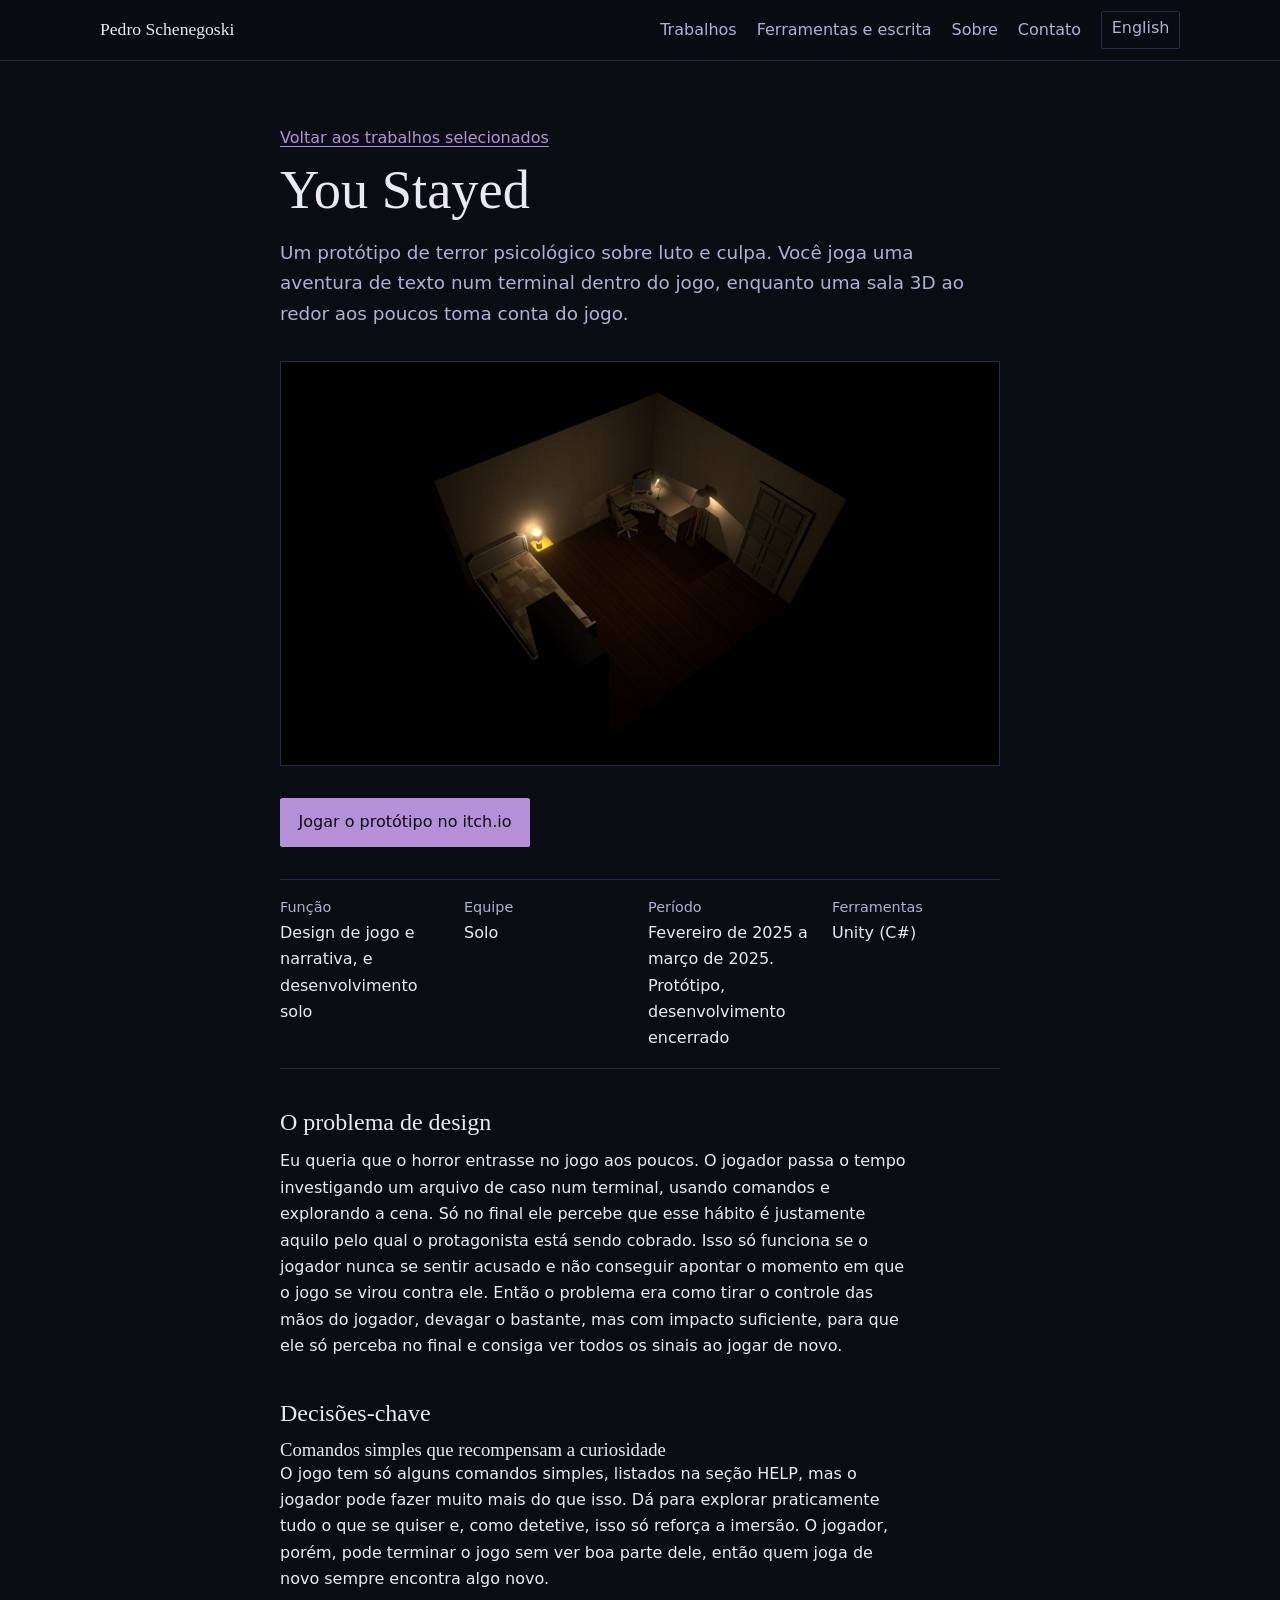
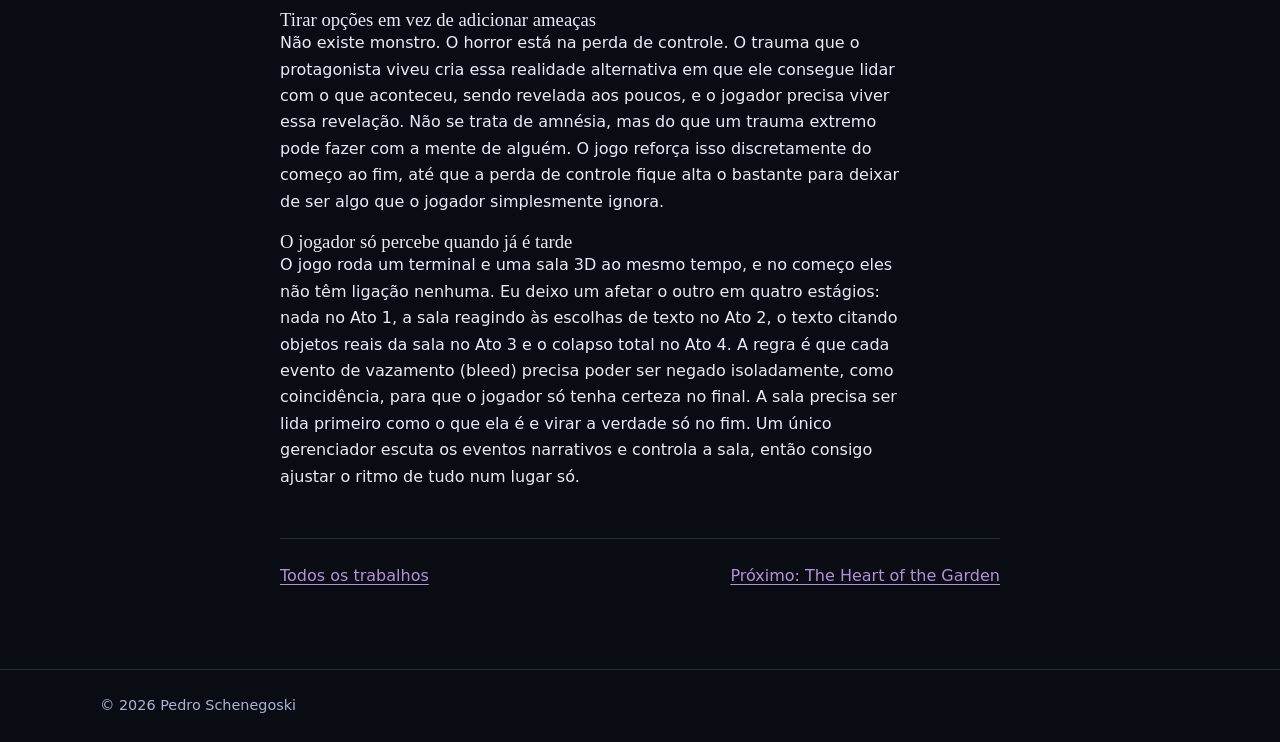
<file: pt/you-stayed.html>
<!doctype html>
<html lang="pt-BR">
  <head>
    <meta charset="utf-8" />
    <meta name="viewport" content="width=device-width, initial-scale=1" />
    <meta
      http-equiv="Content-Security-Policy"
      content="default-src 'self'; img-src 'self' https: data:; style-src 'self'; object-src 'none'; base-uri 'self'"
    />
    <title>You Stayed | Pedro Schenegoski</title>
    <meta
      name="description"
      content="Um protótipo de terror psicológico sobre luto e culpa, jogado como uma aventura de texto num terminal dentro do jogo enquanto uma sala 3D aos poucos toma conta de tudo."
    />
    <meta name="theme-color" content="#0a0c14" />
    <link rel="icon" href="../img/favicon.png" />
    <meta property="og:title" content="You Stayed | Pedro Schenegoski" />
    <meta
      property="og:description"
      content="Um protótipo de terror psicológico sobre luto e culpa, jogado como uma aventura de texto num terminal dentro do jogo enquanto uma sala 3D aos poucos toma conta de tudo."
    />
    <meta
      property="og:image"
      content="https://pedroschenegoski.com/img/og.jpg"
    />
    <meta property="og:locale" content="pt_BR" />
    <link
      rel="alternate"
      hreflang="en"
      href="https://pedroschenegoski.com/you-stayed.html"
    />
    <link
      rel="alternate"
      hreflang="pt-BR"
      href="https://pedroschenegoski.com/pt/you-stayed.html"
    />
    <link
      rel="alternate"
      hreflang="x-default"
      href="https://pedroschenegoski.com/you-stayed.html"
    />
    <link rel="stylesheet" href="../css/styles.css" />
  </head>
  <body>
    <a class="skip" href="#main">Ir para o conteúdo</a>
    <header class="top">
      <div class="wrap">
        <a class="brand" href="index.html">Pedro Schenegoski</a>
        <nav aria-label="Principal">
          <a href="index.html#work">Trabalhos</a
          ><a href="index.html#tools">Ferramentas e escrita</a
          ><a href="index.html#about">Sobre</a
          ><a href="index.html#contact">Contato</a
          ><a class="lang" href="../you-stayed.html" hreflang="en" lang="en"
            >English</a
          >
        </nav>
      </div>
    </header>
    <main id="main" class="case-page">
      <div class="wrap">
        <a href="index.html#work">Voltar aos trabalhos selecionados</a>
        <h1>You Stayed</h1>
        <p class="lede">
          Um protótipo de terror psicológico sobre luto e culpa. Você joga uma
          aventura de texto num terminal dentro do jogo, enquanto uma sala 3D ao
          redor aos poucos toma conta do jogo.
        </p>
        <div class="shot">
          <img
            src="../img/youStayed-ss.png"
            width="1920"
            height="1080"
            alt="Uma sala 3D pouco iluminada, vista de cima, com uma cama, uma escrivaninha com um computador, dois abajures e uma porta, flutuando num vazio preto"
          />
        </div>
        <div class="cta">
          <a
            class="btn main"
            href="https://snogg.itch.io/you-stayed"
            target="_blank"
            rel="noopener noreferrer"
            >Jogar o protótipo no itch.io</a
          >
        </div>
        <dl class="facts">
          <div>
            <dt>Função</dt>
            <dd>Design de jogo e narrativa, e desenvolvimento solo</dd>
          </div>
          <div>
            <dt>Equipe</dt>
            <dd>Solo</dd>
          </div>
          <div>
            <dt>Período</dt>
            <dd>
              Fevereiro de 2025 a março de 2025. Protótipo, desenvolvimento
              encerrado
            </dd>
          </div>
          <div>
            <dt>Ferramentas</dt>
            <dd>Unity (C#)</dd>
          </div>
        </dl>
        <h2>O problema de design</h2>
        <p>
          Eu queria que o horror entrasse no jogo aos poucos. O jogador passa o
          tempo investigando um arquivo de caso num terminal, usando comandos e
          explorando a cena. Só no final ele percebe que esse hábito é
          justamente aquilo pelo qual o protagonista está sendo cobrado. Isso só
          funciona se o jogador nunca se sentir acusado e não conseguir apontar
          o momento em que o jogo se virou contra ele. Então o problema era como
          tirar o controle das mãos do jogador, devagar o bastante, mas com
          impacto suficiente, para que ele só perceba no final e consiga ver
          todos os sinais ao jogar de novo.
        </p>
        <h2>Decisões-chave</h2>
        <h3>Comandos simples que recompensam a curiosidade</h3>
        <p>
          O jogo tem só alguns comandos simples, listados na seção HELP, mas o
          jogador pode fazer muito mais do que isso. Dá para explorar
          praticamente tudo o que se quiser e, como detetive, isso só reforça a
          imersão. O jogador, porém, pode terminar o jogo sem ver boa parte dele,
          então quem joga de novo sempre encontra algo novo.
        </p>
        <h3>Tirar opções em vez de adicionar ameaças</h3>
        <p>
          Não existe monstro. O horror está na perda de controle. O trauma que o
          protagonista viveu cria essa realidade alternativa em que ele consegue
          lidar com o que aconteceu, sendo revelada aos poucos, e o jogador
          precisa viver essa revelação. Não se trata de amnésia, mas do que um
          trauma extremo pode fazer com a mente de alguém. O jogo reforça isso
          discretamente do começo ao fim, até que a perda de controle fique alta
          o bastante para deixar de ser algo que o jogador simplesmente ignora.
        </p>
        <h3>O jogador só percebe quando já é tarde</h3>
        <p>
          O jogo roda um terminal e uma sala 3D ao mesmo tempo, e no começo eles
          não têm ligação nenhuma. Eu deixo um afetar o outro em quatro
          estágios: nada no Ato 1, a sala reagindo às escolhas de texto no Ato
          2, o texto citando objetos reais da sala no Ato 3 e o colapso total no
          Ato 4. A regra é que cada evento de vazamento (bleed) precisa poder
          ser negado isoladamente, como coincidência, para que o jogador só
          tenha certeza no final. A sala precisa ser lida primeiro como o que
          ela é e virar a verdade só no fim. Um único gerenciador escuta os
          eventos narrativos e controla a sala, então consigo ajustar o ritmo de
          tudo num lugar só.
        </p>
        <!--
          TODO: "O que eu mudaria" for You Stayed. Translate it after the English
          version in you-stayed.html is written and uncommented.
        -->
        <div class="next">
          <a href="index.html#work">Todos os trabalhos</a
          ><a href="heart-of-the-garden.html"
            >Próximo: The Heart of the Garden</a
          >
        </div>
      </div>
    </main>
    <footer><div class="wrap">© 2026 Pedro Schenegoski</div></footer>
  </body>
</html>
</file>
<file: css/styles.css>
:root {
  --night: #0a0c14;
  --fog: #161c30;
  --line: #232b47;
  --mist: #aab3d6;
  --bone: #ece9f5;
  --blossom: #b68fd9;
  --serif: "Iowan Old Style", "Palatino Linotype", Palatino, Georgia, serif;
  --sans:
    system-ui, -apple-system, "Segoe UI", Roboto, "Helvetica Neue", Arial,
    sans-serif;
}
*,
*::before,
*::after {
  box-sizing: border-box;
}
html {
  scroll-behavior: smooth;
  scroll-padding-top: 4rem;
}
body {
  margin: 0;
  background: var(--night);
  color: var(--bone);
  font: 1rem/1.65 var(--sans);
}
img {
  display: block;
  max-width: 100%;
  height: auto;
}
a {
  color: var(--blossom);
  text-underline-offset: 0.2em;
}
a:hover {
  color: var(--bone);
}
:focus-visible {
  outline: 2px solid var(--blossom);
  outline-offset: 3px;
}
.skip {
  position: absolute;
  left: -9999px;
}
.skip:focus {
  left: 1rem;
  top: 1rem;
  background: var(--blossom);
  color: var(--night);
  padding: 0.5rem 0.75rem;
  z-index: 20;
}
.wrap {
  width: min(1080px, 90vw);
  margin: 0 auto;
}
h1,
h2,
h3 {
  font-family: var(--serif);
  font-weight: 500;
  line-height: 1.15;
  margin: 0;
}
h2 {
  font-size: clamp(1.6rem, 3.2vw, 2.2rem);
  margin-bottom: 1.5rem;
}
p {
  margin: 0 0 1rem;
  max-width: 62ch;
}

.top {
  position: sticky;
  top: 0;
  z-index: 10;
  background: rgba(10, 12, 20, 0.82);
  backdrop-filter: blur(10px);
  border-bottom: 1px solid var(--line);
}
.top .wrap {
  display: flex;
  flex-wrap: wrap;
  justify-content: space-between;
  align-items: center;
  gap: 0.25rem 1.5rem;
  padding: 0.7rem 0;
}
.brand {
  font-family: var(--serif);
  font-size: 1.1rem;
  color: var(--bone);
  text-decoration: none;
}
.top nav {
  display: flex;
  gap: 1.25rem;
}
.top nav a {
  color: var(--mist);
  text-decoration: none;
  padding: 0.35rem 0;
}
.top nav a:hover {
  color: var(--bone);
}

.hero {
  position: relative;
  min-height: min(86vh, 720px);
  display: flex;
  align-items: flex-end;
  overflow: hidden;
  background:
    linear-gradient(
      180deg,
      rgba(10, 12, 20, 0.78),
      rgba(10, 12, 20, 0.5) 45%,
      var(--night) 98%
    ),
    url(../img/garden-hero.jpg) center 75% / cover no-repeat;
}
.hero::after {
  content: "";
  position: absolute;
  inset: auto -10% 0;
  height: 45%;
  background:
    radial-gradient(
      60% 100% at 30% 100%,
      rgba(170, 179, 214, 0.16),
      transparent
    ),
    radial-gradient(50% 90% at 75% 100%, rgba(170, 179, 214, 0.12), transparent);
  animation: drift 38s ease-in-out infinite alternate;
  pointer-events: none;
}
@keyframes drift {
  to {
    transform: translateX(8%);
  }
}
.hero .wrap {
  position: relative;
  z-index: 1;
  padding: 6rem 0 3.5rem;
}
.hero h1 {
  font-size: clamp(2.6rem, 7vw, 5rem);
  max-width: 14ch;
  margin-bottom: 1.25rem;
}
.hero p {
  color: var(--bone);
  font-size: 1.1rem;
}
.proof {
  color: var(--mist);
  font-size: 0.95rem;
}
.cta {
  display: flex;
  flex-wrap: wrap;
  gap: 0.75rem;
  margin-top: 1.5rem;
}
.btn {
  display: inline-block;
  padding: 0.65rem 1.1rem;
  border: 1px solid var(--mist);
  color: var(--bone);
  text-decoration: none;
  border-radius: 2px;
}
.btn:hover {
  border-color: var(--blossom);
  color: var(--blossom);
}
.btn.main {
  background: var(--blossom);
  border-color: var(--blossom);
  color: var(--night);
}
.btn.main:hover {
  background: var(--bone);
  border-color: var(--bone);
  color: var(--night);
}

section {
  padding: 4.5rem 0;
}
section.fog {
  background: var(--fog);
}
.work {
  display: grid;
  grid-template-columns: 1fr 1fr;
  gap: 2.5rem 2rem;
}
.work a.case {
  display: block;
  color: inherit;
  text-decoration: none;
}
.work a.case.lead {
  grid-column: 1/-1;
  display: grid;
  grid-template-columns: 1.5fr 1fr;
  gap: 2rem;
  align-items: center;
}
.shot {
  aspect-ratio: 16/9;
  overflow: hidden;
  background: var(--fog);
  border: 1px solid var(--line);
}
.shot img {
  width: 100%;
  height: 100%;
  object-fit: cover;
  transition: transform 0.5s ease;
}
.case:hover .shot img {
  transform: scale(1.03);
}
/* Pixel-art screenshots: keep their own proportions instead of the forced
   16:9 crop, and never stretch past the sharp 2x source. */
.shot.pixel {
  aspect-ratio: auto;
}
.shot.pixel img {
  height: auto;
  object-fit: contain;
}
.shot.pixel.narrow {
  max-width: 480px;
  margin-inline: auto;
}
.case:hover .shot.pixel img {
  transform: none;
}
.shot.draft {
  display: grid;
  place-items: center;
  color: var(--mist);
  font-family: var(--serif);
  font-size: 1.1rem;
  background: var(--fog);
}
.case h3 {
  font-size: 1.5rem;
  margin: 0.9rem 0 0.4rem;
}
.case.lead h3 {
  font-size: 2rem;
  margin-top: 0;
}
.case .tags {
  color: var(--mist);
  font-size: 0.9rem;
  margin: 0;
}
.case:hover h3 {
  color: var(--blossom);
}

.rows {
  list-style: none;
  margin: 0;
  padding: 0;
}
.rows li {
  display: grid;
  grid-template-columns: minmax(0, 1fr) auto;
  gap: 0.5rem 2rem;
  padding: 1.1rem 0;
  border-top: 1px solid var(--line);
}
.rows h3 {
  font-size: 1.2rem;
  margin-bottom: 0.2rem;
}
.rows p {
  color: var(--mist);
  margin: 0;
}
.rows .links {
  display: flex;
  gap: 1rem;
  align-items: flex-start;
}
.about {
  display: grid;
  grid-template-columns: 200px 1fr;
  gap: 2.5rem;
  align-items: start;
}
.about img {
  border-radius: 2px;
  filter: grayscale(1);
}
.contact {
  list-style: none;
  padding: 0;
  margin: 0;
  display: grid;
  gap: 0.4rem;
}
.contact span {
  display: inline-block;
  min-width: 7.5rem;
  color: var(--mist);
}
footer {
  border-top: 1px solid var(--line);
  padding: 1.5rem 0;
  color: var(--mist);
  font-size: 0.9rem;
}

.case-page {
  padding: 4rem 0 5rem;
}
.case-page .wrap {
  width: min(720px, 90vw);
}
.case-page h1 {
  font-size: clamp(2.2rem, 5vw, 3.4rem);
  margin: 0.5rem 0 1rem;
}
.case-page .lede {
  font-size: 1.15rem;
  color: var(--mist);
}
.case-page .shot {
  margin: 2rem 0;
}
.facts {
  display: grid;
  grid-template-columns: repeat(auto-fit, minmax(150px, 1fr));
  gap: 1rem;
  margin: 2rem 0;
  padding: 1rem 0;
  border-block: 1px solid var(--line);
}
.facts dt {
  color: var(--mist);
  font-size: 0.9rem;
}
.facts dd {
  margin: 0;
}
.case-page h2 {
  font-size: 1.5rem;
  margin: 2.5rem 0 0.75rem;
}
.todo {
  border: 1px dashed var(--blossom);
  color: var(--blossom);
  padding: 0.6rem 0.8rem;
  border-radius: 2px;
}
dd.todo {
  padding: 0.2rem 0.5rem;
}
.next {
  display: flex;
  justify-content: space-between;
  gap: 1rem;
  margin-top: 3rem;
  padding-top: 1.5rem;
  border-top: 1px solid var(--line);
}

@media (max-width: 760px) {
  .work,
  .about {
    grid-template-columns: 1fr;
  }
  .work a.case.lead {
    grid-template-columns: 1fr;
  }
  .about img {
    max-width: 160px;
  }
  .rows li {
    grid-template-columns: 1fr;
  }
}
@media (prefers-reduced-motion: reduce) {
  html {
    scroll-behavior: auto;
  }
  .hero::after {
    animation: none;
  }
  .shot img {
    transition: none;
  }
}

.top nav a.lang {
  border: 1px solid var(--line);
  padding: 0.15rem 0.6rem;
  border-radius: 2px;
}
.top nav a.lang:hover {
  border-color: var(--blossom);
}
</file>
<file: css/weapon-calculator.css>
.calc {
  margin: 2rem 0;
  color-scheme: dark;
}
.calc-scroll {
  overflow-x: auto;
}
.calc table {
  width: 100%;
  border-collapse: collapse;
  font-variant-numeric: tabular-nums;
}
.calc caption {
  text-align: left;
  padding-bottom: 0.5rem;
  font-size: 0.9rem;
  opacity: 0.75;
}
.calc th,
.calc td {
  padding: 0.45rem 0.6rem;
  text-align: left;
  border-bottom: 1px solid rgba(255, 255, 255, 0.14);
}
.calc thead th {
  font-size: 0.85rem;
  font-weight: 600;
  opacity: 0.75;
}
.calc thead th:last-child,
.calc td:last-child {
  text-align: right;
}
.calc-weapons td:last-child {
  font-weight: 600;
}
.calc tr.is-active {
  background: rgba(255, 255, 255, 0.06);
}
.calc-live {
  margin-top: 1.5rem;
}
.calc-pick {
  background: none;
  border: 0;
  padding: 0;
  font: inherit;
  color: inherit;
  text-align: left;
  cursor: pointer;
  text-decoration: underline dotted;
  text-underline-offset: 0.2em;
}
.calc-pick[aria-pressed="true"] {
  font-weight: 700;
  text-decoration-style: solid;
}
.calc-fields {
  display: grid;
  grid-template-columns: repeat(auto-fit, minmax(11rem, 1fr));
  gap: 0.9rem 1rem;
  margin: 1rem 0;
}
.calc-fields label {
  display: flex;
  flex-direction: column;
  gap: 0.25rem;
  font-size: 0.9rem;
}
.calc-fields select,
.calc-fields input[type="number"] {
  font: inherit;
  color: inherit;
  background: rgba(255, 255, 255, 0.06);
  border: 1px solid rgba(255, 255, 255, 0.3);
  border-radius: 4px;
  padding: 0.4rem 0.5rem;
}
.calc-fields .calc-check {
  flex-direction: row;
  align-items: center;
  align-self: end;
  gap: 0.5rem;
  padding: 0.4rem 0;
}
.calc-factors tfoot th,
.calc-factors tfoot td {
  border-top: 2px solid rgba(255, 255, 255, 0.3);
  border-bottom: 0;
  font-weight: 700;
}
.calc output {
  font-size: 1.5rem;
}
.calc-scroll:focus-visible,
.calc button:focus-visible,
.calc select:focus-visible,
.calc input:focus-visible {
  outline: 2px solid currentColor;
  outline-offset: 2px;
}
</file>
